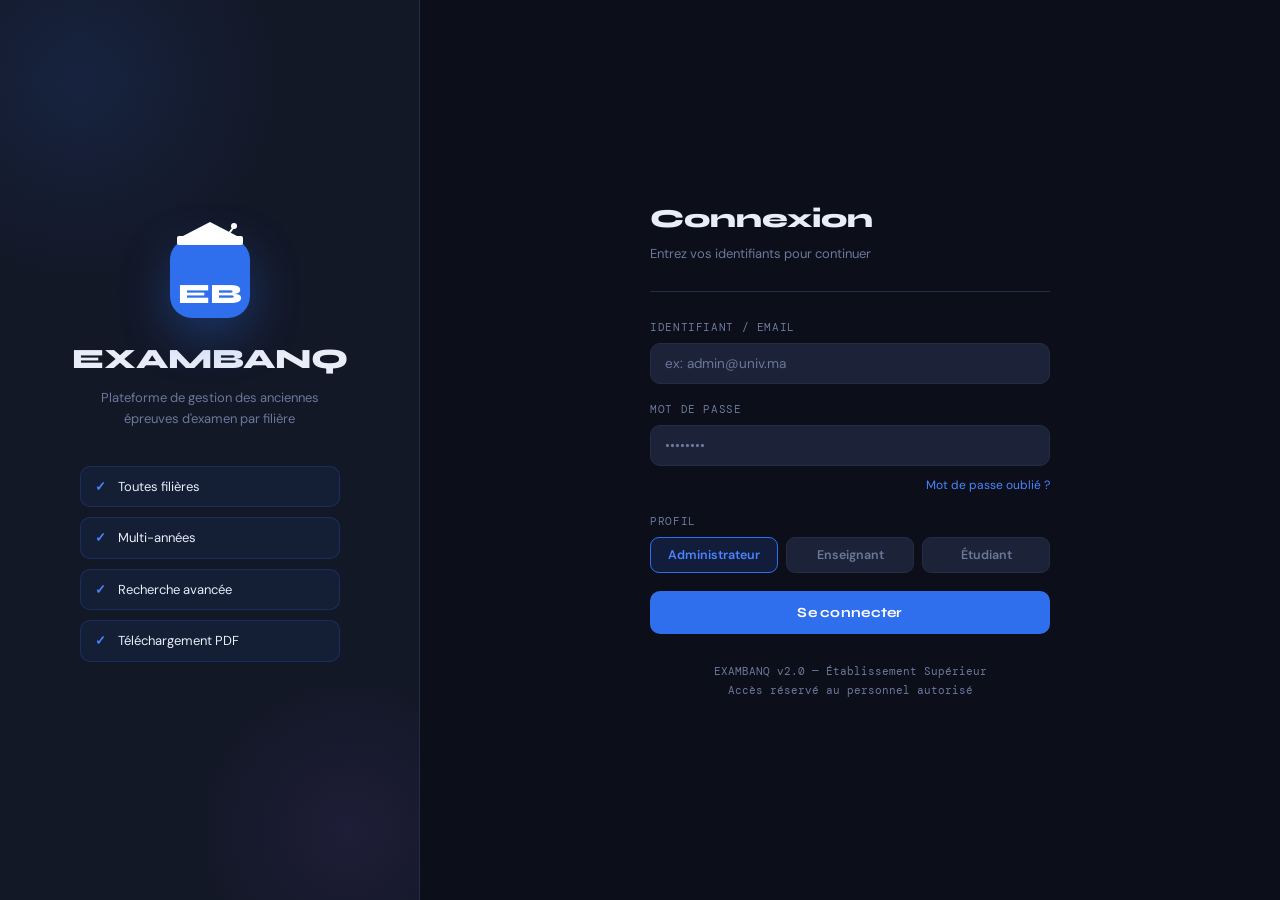
<file: index.html>
<!DOCTYPE html>
<html lang="fr">
<head>
  <meta charset="UTF-8" />
  <meta name="viewport" content="width=device-width, initial-scale=1.0" />
  <title>EXAMBANQ — Connexion</title>
  <link rel="stylesheet" href="style.css" />
  <style>
    /* Styles spécifiques à la page Login */
    body { display: flex; align-items: stretch; min-height: 100vh; overflow: hidden; }

    .login-page { display: flex; width: 100%; height: 100vh; }

    /* Panneau gauche */
    .login-left {
      width: 420px; min-width: 420px;
      background: var(--surface);
      border-right: 1px solid var(--border);
      display: flex; flex-direction: column;
      align-items: center; justify-content: center;
      padding: 48px 40px;
      position: relative;
      overflow: hidden;
    }
    .login-left::before {
      content: '';
      position: absolute; top: -120px; left: -120px;
      width: 400px; height: 400px;
      background: radial-gradient(circle, rgba(47,111,237,.12) 0%, transparent 70%);
      pointer-events: none;
    }
    .login-left::after {
      content: '';
      position: absolute; bottom: -80px; right: -80px;
      width: 300px; height: 300px;
      background: radial-gradient(circle, rgba(168,85,247,.08) 0%, transparent 70%);
      pointer-events: none;
    }

    .brand-logo {
      position: relative;
      width: 80px; height: 80px;
      background: var(--accent);
      border-radius: 22px;
      display: flex; align-items: flex-end; justify-content: center;
      padding-bottom: 10px;
      margin-bottom: 20px;
      box-shadow: 0 16px 48px rgba(47,111,237,.35);
    }
    .brand-eb {
      font-family: var(--font-display);
      font-weight: 800; font-size: 28px; color: var(--white);
      line-height: 1;
    }
    /* Chapeau SVG */
    .brand-hat {
      position: absolute; top: -16px; left: 50%;
      transform: translateX(-50%);
      width: 70px;
    }

    .brand-name {
      font-family: var(--font-display);
      font-size: 28px; font-weight: 800; color: var(--text);
      margin-bottom: 8px;
    }
    .brand-desc {
      font-size: 13px; color: var(--muted);
      text-align: center; max-width: 260px;
      line-height: 1.6; margin-bottom: 36px;
    }
    .features { display: flex; flex-direction: column; gap: 10px; width: 100%; max-width: 260px; }
    .feature-item {
      display: flex; align-items: center; gap: 12px;
      background: rgba(47,111,237,.08);
      border: 1px solid rgba(47,111,237,.2);
      border-radius: 10px;
      padding: 10px 14px;
      font-size: 13px; color: var(--text);
    }
    .feature-check { color: var(--accent-h); font-weight: 700; }

    /* Panneau droit */
    .login-right {
      flex: 1;
      display: flex; align-items: center; justify-content: center;
      padding: 48px;
    }
    .login-form-box {
      width: 100%; max-width: 400px;
    }
    .form-title {
      font-family: var(--font-display);
      font-size: 26px; font-weight: 800; color: var(--text);
      margin-bottom: 6px;
    }
    .form-subtitle { font-size: 13px; color: var(--muted); margin-bottom: 28px; }

    .form-sep { height: 1px; background: var(--border); margin-bottom: 28px; }

    .role-selector { display: flex; gap: 8px; margin-bottom: 6px; }
    .role-btn {
      flex: 1; padding: 9px; border-radius: 9px;
      font-size: 12.5px; font-weight: 600; font-family: var(--font-body);
      border: 1px solid var(--border);
      background: var(--surface2); color: var(--muted);
      cursor: pointer; transition: all .2s;
      text-align: center;
    }
    .role-btn.active {
      background: rgba(47,111,237,.15);
      border-color: var(--accent); color: var(--accent-h);
    }
    .role-btn:hover:not(.active) { color: var(--text); }

    .forgot-link {
      display: block; text-align: right;
      font-size: 12px; color: var(--accent-h); margin-top: -8px;
      margin-bottom: 20px;
    }
    .forgot-link:hover { text-decoration: underline; }

    .login-btn {
      width: 100%; padding: 13px;
      background: var(--accent); color: var(--white);
      border: none; border-radius: var(--r);
      font-size: 14px; font-weight: 700; font-family: var(--font-display);
      cursor: pointer; transition: all .2s;
      letter-spacing: .02em;
    }
    .login-btn:hover { background: var(--accent-h); transform: translateY(-2px); box-shadow: 0 8px 24px rgba(47,111,237,.4); }

    .login-footer {
      text-align: center; margin-top: 28px;
      font-size: 11px; color: var(--muted);
      font-family: var(--font-mono); line-height: 1.8;
    }

    /* champ */
    .field-wrap { margin-bottom: 18px; }
    .field-label {
      display: block; font-size: 10.5px;
      font-family: var(--font-mono); color: var(--muted);
      text-transform: uppercase; letter-spacing: .06em;
      margin-bottom: 7px;
    }
    .field-input {
      width: 100%; padding: 11px 14px;
      background: var(--surface2); border: 1px solid var(--border);
      border-radius: var(--r); color: var(--text);
      font-size: 13.5px; outline: none; transition: border-color .2s;
    }
    .field-input:focus { border-color: var(--accent); }
    .field-input::placeholder { color: var(--muted); }

    @media (max-width: 768px) {
      .login-left { display: none; }
    }
  </style>
</head>
<body>
<div class="login-page">

  <!-- ── Panneau gauche ── -->
  <div class="login-left">
    <div class="brand-logo">
      <!-- Chapeau de diplôme SVG -->
      <svg class="brand-hat" viewBox="0 0 70 28" fill="none" xmlns="http://www.w3.org/2000/svg">
        <!-- Bord du chapeau -->
        <rect x="2" y="14" width="66" height="9" rx="2" fill="white"/>
        <!-- Dessus losange -->
        <polygon points="35,0 62,14 35,22 8,14" fill="white"/>
        <!-- Pompon ligne -->
        <line x1="52" y1="14" x2="58" y2="6" stroke="white" stroke-width="2"/>
        <circle cx="59" cy="4" r="3" fill="white"/>
      </svg>
      <span class="brand-eb">EB</span>
    </div>

    <div class="brand-name">EXAMBANQ</div>
    <div class="brand-desc">Plateforme de gestion des anciennes épreuves d'examen par filière</div>

    <div class="features">
      <div class="feature-item"><span class="feature-check">✓</span> Toutes filières</div>
      <div class="feature-item"><span class="feature-check">✓</span> Multi-années</div>
      <div class="feature-item"><span class="feature-check">✓</span> Recherche avancée</div>
      <div class="feature-item"><span class="feature-check">✓</span> Téléchargement PDF</div>
    </div>
  </div>

  <!-- ── Panneau droit (formulaire) ── -->
  <div class="login-right">
    <div class="login-form-box">
      <div class="form-title">Connexion</div>
      <div class="form-subtitle">Entrez vos identifiants pour continuer</div>
      <div class="form-sep"></div>

      <div class="field-wrap">
        <label class="field-label">Identifiant / Email</label>
        <input class="field-input" type="email" placeholder="ex: admin@univ.ma" />
      </div>

      <div class="field-wrap">
        <label class="field-label">Mot de passe</label>
        <input class="field-input" type="password" placeholder="••••••••" />
      </div>

      <a href="#" class="forgot-link">Mot de passe oublié ?</a>

      <div class="field-wrap">
        <label class="field-label">Profil</label>
        <div class="role-selector">
          <button class="role-btn active" onclick="setRole(this)">Administrateur</button>
          <button class="role-btn" onclick="setRole(this)">Enseignant</button>
          <button class="role-btn" onclick="setRole(this)">Étudiant</button>
        </div>
      </div>

      <button class="login-btn" onclick="window.location.href='dashboard.html'">
        Se connecter
      </button>

      <div class="login-footer">
        EXAMBANQ v2.0 — Établissement Supérieur<br>
        Accès réservé au personnel autorisé
      </div>
    </div>
  </div>

</div>

<script>
  function setRole(btn) {
    document.querySelectorAll('.role-btn').forEach(b => b.classList.remove('active'));
    btn.classList.add('active');
  }
</script>
</body>
</html>
</file>
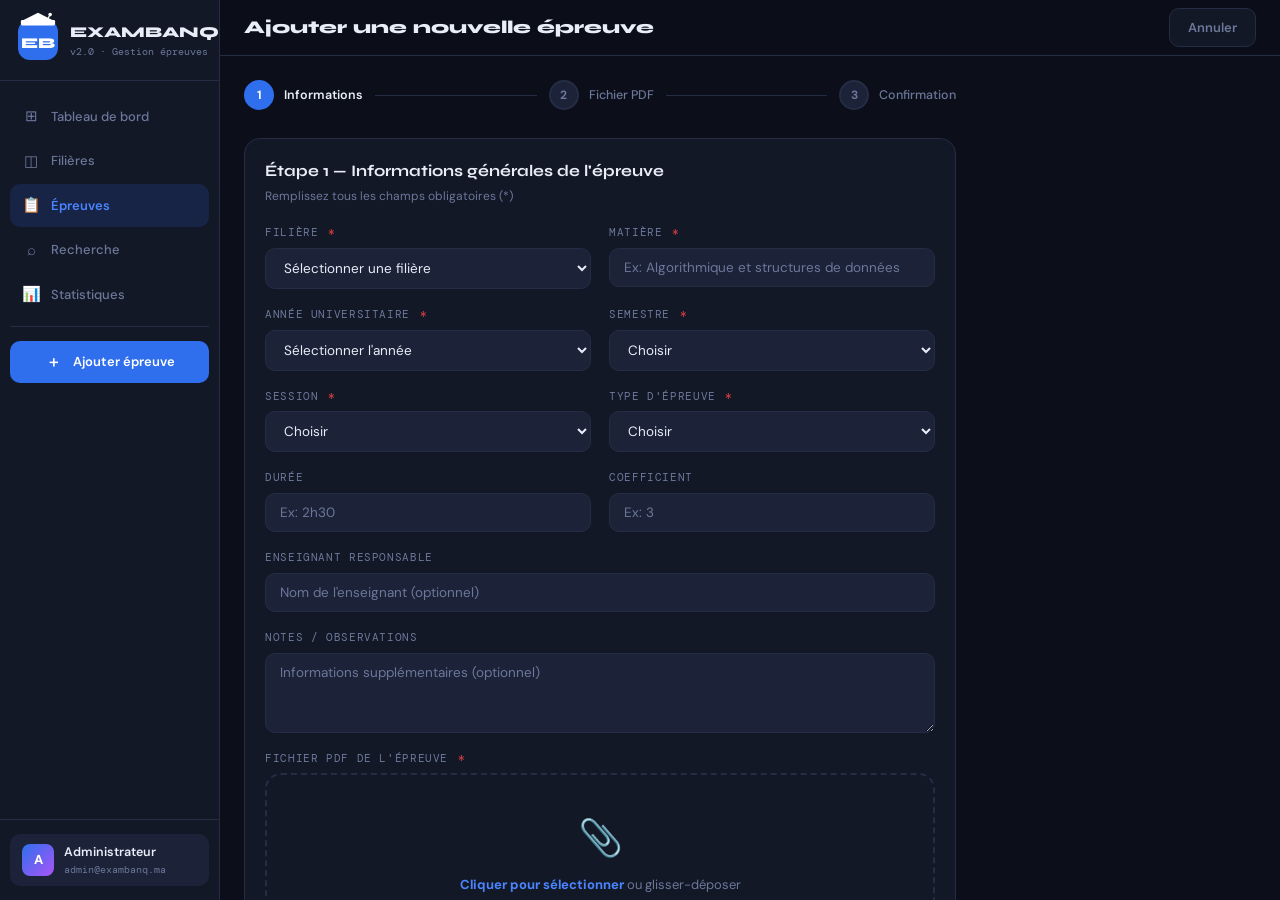
<file: ajout.html>
<!DOCTYPE html>
<html lang="fr">
<head>
  <meta charset="UTF-8"/>
  <meta name="viewport" content="width=device-width, initial-scale=1.0"/>
  <title>EXAMBANQ — Ajouter une épreuve</title>
  <link rel="stylesheet" href="style.css"/>
</head>
<body>
<div class="app-layout">
  <div id="sidebar-placeholder"></div>

  <div class="main-content">
    <div class="topbar">
      <div class="topbar-left">
        <div class="page-title">Ajouter une nouvelle épreuve</div>
      </div>
      <div class="topbar-right">
        <a href="epreuves.html" class="btn btn-ghost">Annuler</a>
      </div>
    </div>

    <div class="page-body" style="max-width:760px">

      <!-- Stepper -->
      <div class="stepper">
        <div class="step active">
          <div class="step-circle">1</div>
          <div class="step-label">Informations</div>
        </div>
        <div class="step-line"></div>
        <div class="step">
          <div class="step-circle">2</div>
          <div class="step-label">Fichier PDF</div>
        </div>
        <div class="step-line"></div>
        <div class="step">
          <div class="step-circle">3</div>
          <div class="step-label">Confirmation</div>
        </div>
      </div>

      <!-- Formulaire -->
      <div class="card">
        <div style="margin-bottom:20px">
          <div style="font-family:var(--font-display);font-size:16px;font-weight:700;color:var(--text);margin-bottom:4px">
            Étape 1 — Informations générales de l'épreuve
          </div>
          <div style="font-size:12px;color:var(--muted)">Remplissez tous les champs obligatoires (*)</div>
        </div>

        <div class="form-grid">
          <div class="form-group">
            <label class="form-label">Filière <span class="req">*</span></label>
            <select class="form-select">
              <option value="">Sélectionner une filière</option>
              <option>Génie Informatique</option>
              <option>Génie Civil</option>
              <option>Génie Électrique</option>
              <option>Management</option>
              <option>Mathématiques</option>
              <option>Biologie</option>
            </select>
          </div>
          <div class="form-group">
            <label class="form-label">Matière <span class="req">*</span></label>
            <input class="form-input" type="text" placeholder="Ex: Algorithmique et structures de données"/>
          </div>
          <div class="form-group">
            <label class="form-label">Année universitaire <span class="req">*</span></label>
            <select class="form-select">
              <option value="">Sélectionner l'année</option>
              <option>2024 / 2025</option>
              <option>2023 / 2024</option>
              <option>2022 / 2023</option>
              <option>2021 / 2022</option>
              <option>2020 / 2021</option>
            </select>
          </div>
          <div class="form-group">
            <label class="form-label">Semestre <span class="req">*</span></label>
            <select class="form-select">
              <option value="">Choisir</option>
              <option>S1</option><option>S2</option><option>S3</option>
              <option>S4</option><option>S5</option><option>S6</option>
            </select>
          </div>
          <div class="form-group">
            <label class="form-label">Session <span class="req">*</span></label>
            <select class="form-select">
              <option value="">Choisir</option>
              <option>Principale</option>
              <option>Rattrapage</option>
            </select>
          </div>
          <div class="form-group">
            <label class="form-label">Type d'épreuve <span class="req">*</span></label>
            <select class="form-select">
              <option value="">Choisir</option>
              <option>Examen Final</option>
              <option>Partiel</option>
              <option>TP</option>
              <option>TD</option>
            </select>
          </div>
          <div class="form-group">
            <label class="form-label">Durée</label>
            <input class="form-input" type="text" placeholder="Ex: 2h30"/>
          </div>
          <div class="form-group">
            <label class="form-label">Coefficient</label>
            <input class="form-input" type="number" placeholder="Ex: 3"/>
          </div>
          <div class="form-group full">
            <label class="form-label">Enseignant responsable</label>
            <input class="form-input" type="text" placeholder="Nom de l'enseignant (optionnel)"/>
          </div>
          <div class="form-group full">
            <label class="form-label">Notes / Observations</label>
            <textarea class="form-input form-textarea" placeholder="Informations supplémentaires (optionnel)"></textarea>
          </div>

          <!-- Upload -->
          <div class="form-group full">
            <label class="form-label">Fichier PDF de l'épreuve <span class="req">*</span></label>
            <div class="upload-zone" id="uploadZone" onclick="document.getElementById('fileInput').click()">
              <div class="upload-icon">📎</div>
              <div class="upload-text">
                <strong>Cliquer pour sélectionner</strong> ou glisser-déposer
              </div>
              <div class="upload-note">Format PDF uniquement &nbsp;·&nbsp; Taille max : 20 Mo</div>
              <input type="file" id="fileInput" accept=".pdf" style="display:none" onchange="showFile(this)"/>
            </div>
            <div id="filePreview" style="display:none;margin-top:10px;padding:12px 16px;background:var(--surface2);border-radius:var(--r);border:1px solid var(--border);display:flex;align-items:center;gap:12px">
              <span style="font-size:20px">📄</span>
              <div>
                <div style="font-size:13px;font-weight:600;color:var(--text)" id="fileName">fichier.pdf</div>
                <div style="font-size:11px;color:var(--muted)" id="fileSize">0 Ko</div>
              </div>
              <button onclick="clearFile()" style="margin-left:auto;background:none;border:none;color:var(--red);font-size:16px;cursor:pointer">✕</button>
            </div>
          </div>
        </div>

        <!-- Boutons -->
        <div style="display:flex;gap:10px;justify-content:flex-end;margin-top:24px;padding-top:20px;border-top:1px solid var(--border)">
          <a href="epreuves.html" class="btn btn-ghost">Annuler</a>
          <button class="btn btn-primary" onclick="nextStep()">Suivant →</button>
        </div>
      </div>

    </div>
  </div>
</div>

<script src="sidebar.js"></script>
<script>
  buildSidebar('epreuves');

  function showFile(input) {
    const file = input.files[0];
    if (!file) return;
    document.getElementById('uploadZone').style.borderColor = 'var(--green)';
    document.getElementById('filePreview').style.display = 'flex';
    document.getElementById('fileName').textContent = file.name;
    document.getElementById('fileSize').textContent = (file.size / 1024).toFixed(1) + ' Ko';
  }

  function clearFile() {
    document.getElementById('fileInput').value = '';
    document.getElementById('filePreview').style.display = 'none';
    document.getElementById('uploadZone').style.borderColor = '';
  }

  // Drag & drop
  const zone = document.getElementById('uploadZone');
  zone.addEventListener('dragover', e => { e.preventDefault(); zone.style.borderColor = 'var(--accent)'; });
  zone.addEventListener('dragleave', () => zone.style.borderColor = '');
  zone.addEventListener('drop', e => {
    e.preventDefault();
    const dt = e.dataTransfer;
    if (dt.files.length) {
      document.getElementById('fileInput').files = dt.files;
      showFile(document.getElementById('fileInput'));
    }
  });

  function nextStep() {
    alert('✅ Épreuve enregistrée avec succès !');
    window.location.href = 'epreuves.html';
  }
</script>
</body>
</html>
</file>
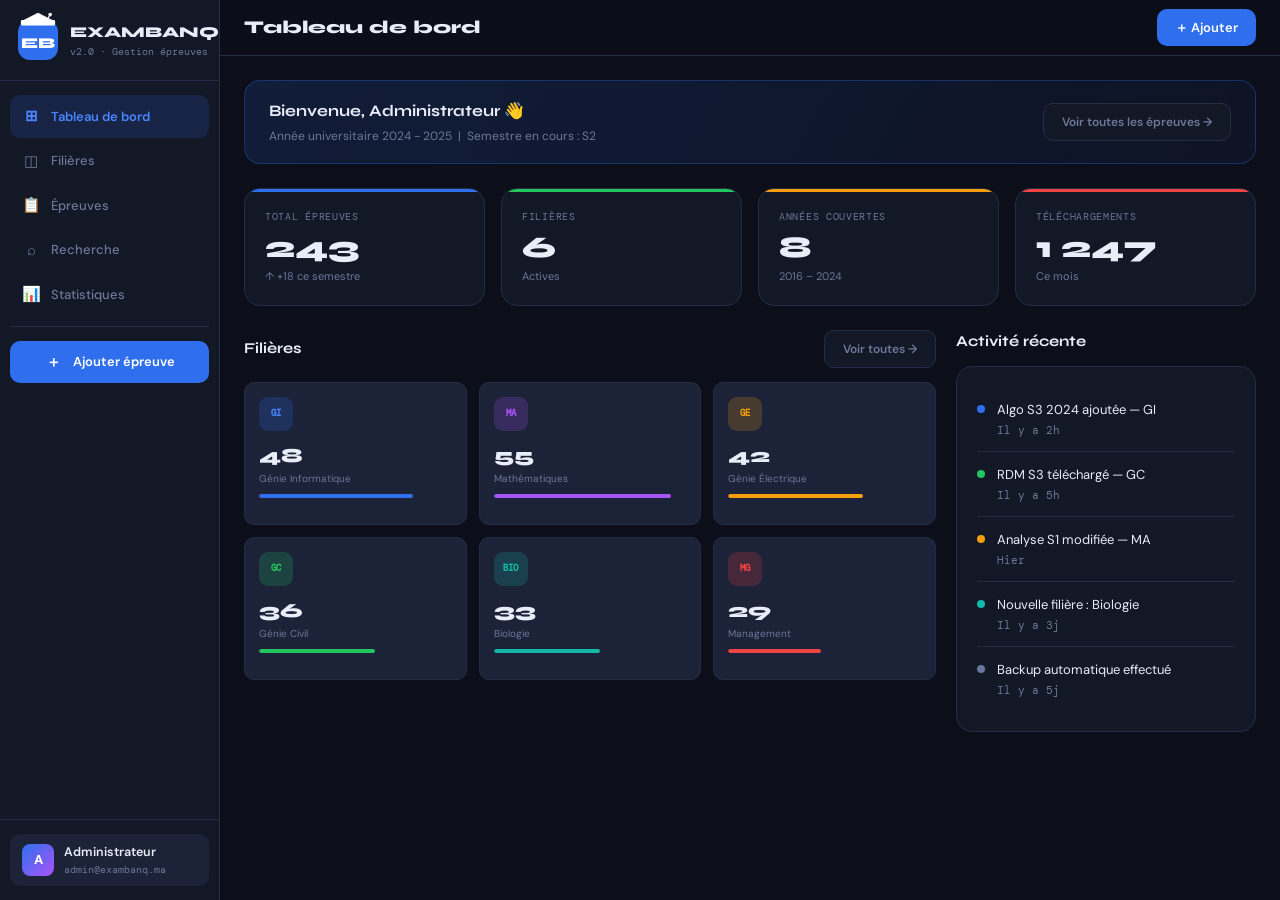
<file: dashboard.html>
<!DOCTYPE html>
<html lang="fr">
<head>
  <meta charset="UTF-8" />
  <meta name="viewport" content="width=device-width, initial-scale=1.0"/>
  <title>EXAMBANQ — Tableau de bord</title>
  <link rel="stylesheet" href="style.css"/>
</head>
<body>
<div class="app-layout">
  <div id="sidebar-placeholder"></div>

  <div class="main-content">
    <!-- Topbar -->
    <div class="topbar">
      <div class="topbar-left">
        <div class="page-title">Tableau de bord</div>
      </div>
      <div class="topbar-right">
        <a href="ajout.html" class="btn btn-primary">＋ Ajouter</a>
      </div>
    </div>

    <!-- Corps -->
    <div class="page-body">

      <!-- Bannière bienvenue -->
      <div class="welcome-banner">
        <div>
          <div class="welcome-title">Bienvenue, Administrateur 👋</div>
          <div class="welcome-sub">Année universitaire 2024 - 2025 &nbsp;|&nbsp; Semestre en cours : S2</div>
        </div>
        <a href="epreuves.html" class="btn btn-ghost" style="font-size:12px;">Voir toutes les épreuves →</a>
      </div>

      <!-- Stats -->
      <div class="stats-row">
        <div class="stat-card blue">
          <div class="stat-label">Total épreuves</div>
          <div class="stat-value">243</div>
          <div class="stat-sub">↑ +18 ce semestre</div>
        </div>
        <div class="stat-card green">
          <div class="stat-label">Filières</div>
          <div class="stat-value">6</div>
          <div class="stat-sub">Actives</div>
        </div>
        <div class="stat-card gold">
          <div class="stat-label">Années couvertes</div>
          <div class="stat-value">8</div>
          <div class="stat-sub">2016 – 2024</div>
        </div>
        <div class="stat-card red">
          <div class="stat-label">Téléchargements</div>
          <div class="stat-value">1 247</div>
          <div class="stat-sub">Ce mois</div>
        </div>
      </div>

      <!-- Dashboard grid -->
      <div class="dashboard-grid">
        <!-- Gauche : filières + épreuves récentes -->
        <div>
          <div class="section-header">
            <div class="section-title">Filières</div>
            <a href="filieres.html" class="btn btn-ghost" style="font-size:12px;">Voir toutes →</a>
          </div>
          <div class="dashboard-filieres-grid">
            <!-- GI -->
            <a href="epreuves.html?filiere=GI" class="mini-filiere-card">
              <div class="mini-icon" style="background:rgba(47,111,237,.2);color:#4A85FF">GI</div>
              <div class="mini-count">48</div>
              <div class="mini-lbl">Génie Informatique</div>
              <div class="progress-bar" style="margin-top:8px">
                <div class="progress-fill" style="width:80%;background:#2F6FED"></div>
              </div>
            </a>
            <!-- MA -->
            <a href="epreuves.html?filiere=MA" class="mini-filiere-card">
              <div class="mini-icon" style="background:rgba(168,85,247,.2);color:#A855F7">MA</div>
              <div class="mini-count">55</div>
              <div class="mini-lbl">Mathématiques</div>
              <div class="progress-bar" style="margin-top:8px">
                <div class="progress-fill" style="width:92%;background:#A855F7"></div>
              </div>
            </a>
            <!-- GE -->
            <a href="epreuves.html?filiere=GE" class="mini-filiere-card">
              <div class="mini-icon" style="background:rgba(245,158,11,.2);color:#F59E0B">GE</div>
              <div class="mini-count">42</div>
              <div class="mini-lbl">Génie Électrique</div>
              <div class="progress-bar" style="margin-top:8px">
                <div class="progress-fill" style="width:70%;background:#F59E0B"></div>
              </div>
            </a>
            <!-- GC -->
            <a href="epreuves.html?filiere=GC" class="mini-filiere-card">
              <div class="mini-icon" style="background:rgba(34,197,94,.2);color:#22C55E">GC</div>
              <div class="mini-count">36</div>
              <div class="mini-lbl">Génie Civil</div>
              <div class="progress-bar" style="margin-top:8px">
                <div class="progress-fill" style="width:60%;background:#22C55E"></div>
              </div>
            </a>
            <!-- BIO -->
            <a href="epreuves.html?filiere=BIO" class="mini-filiere-card">
              <div class="mini-icon" style="background:rgba(20,184,166,.2);color:#14B8A6">BIO</div>
              <div class="mini-count">33</div>
              <div class="mini-lbl">Biologie</div>
              <div class="progress-bar" style="margin-top:8px">
                <div class="progress-fill" style="width:55%;background:#14B8A6"></div>
              </div>
            </a>
            <!-- MG -->
            <a href="epreuves.html?filiere=MG" class="mini-filiere-card">
              <div class="mini-icon" style="background:rgba(239,68,68,.2);color:#EF4444">MG</div>
              <div class="mini-count">29</div>
              <div class="mini-lbl">Management</div>
              <div class="progress-bar" style="margin-top:8px">
                <div class="progress-fill" style="width:48%;background:#EF4444"></div>
              </div>
            </a>
          </div>
        </div>

        <!-- Droite : activité récente -->
        <div>
          <div class="section-header">
            <div class="section-title">Activité récente</div>
          </div>
          <div class="card">
            <div class="activity-list">
              <div class="activity-item">
                <div class="activity-dot" style="background:#2F6FED"></div>
                <div>
                  <div class="activity-text">Algo S3 2024 ajoutée — GI</div>
                  <div class="activity-time">Il y a 2h</div>
                </div>
              </div>
              <div class="activity-item">
                <div class="activity-dot" style="background:#22C55E"></div>
                <div>
                  <div class="activity-text">RDM S3 téléchargé — GC</div>
                  <div class="activity-time">Il y a 5h</div>
                </div>
              </div>
              <div class="activity-item">
                <div class="activity-dot" style="background:#F59E0B"></div>
                <div>
                  <div class="activity-text">Analyse S1 modifiée — MA</div>
                  <div class="activity-time">Hier</div>
                </div>
              </div>
              <div class="activity-item">
                <div class="activity-dot" style="background:#14B8A6"></div>
                <div>
                  <div class="activity-text">Nouvelle filière : Biologie</div>
                  <div class="activity-time">Il y a 3j</div>
                </div>
              </div>
              <div class="activity-item">
                <div class="activity-dot" style="background:#6B7899"></div>
                <div>
                  <div class="activity-text">Backup automatique effectué</div>
                  <div class="activity-time">Il y a 5j</div>
                </div>
              </div>
            </div>
          </div>
        </div>
      </div>

    </div><!-- /page-body -->
  </div><!-- /main-content -->
</div><!-- /app-layout -->

<script src="sidebar.js"></script>
<script>buildSidebar('dashboard');</script>
</body>
</html>
</file>
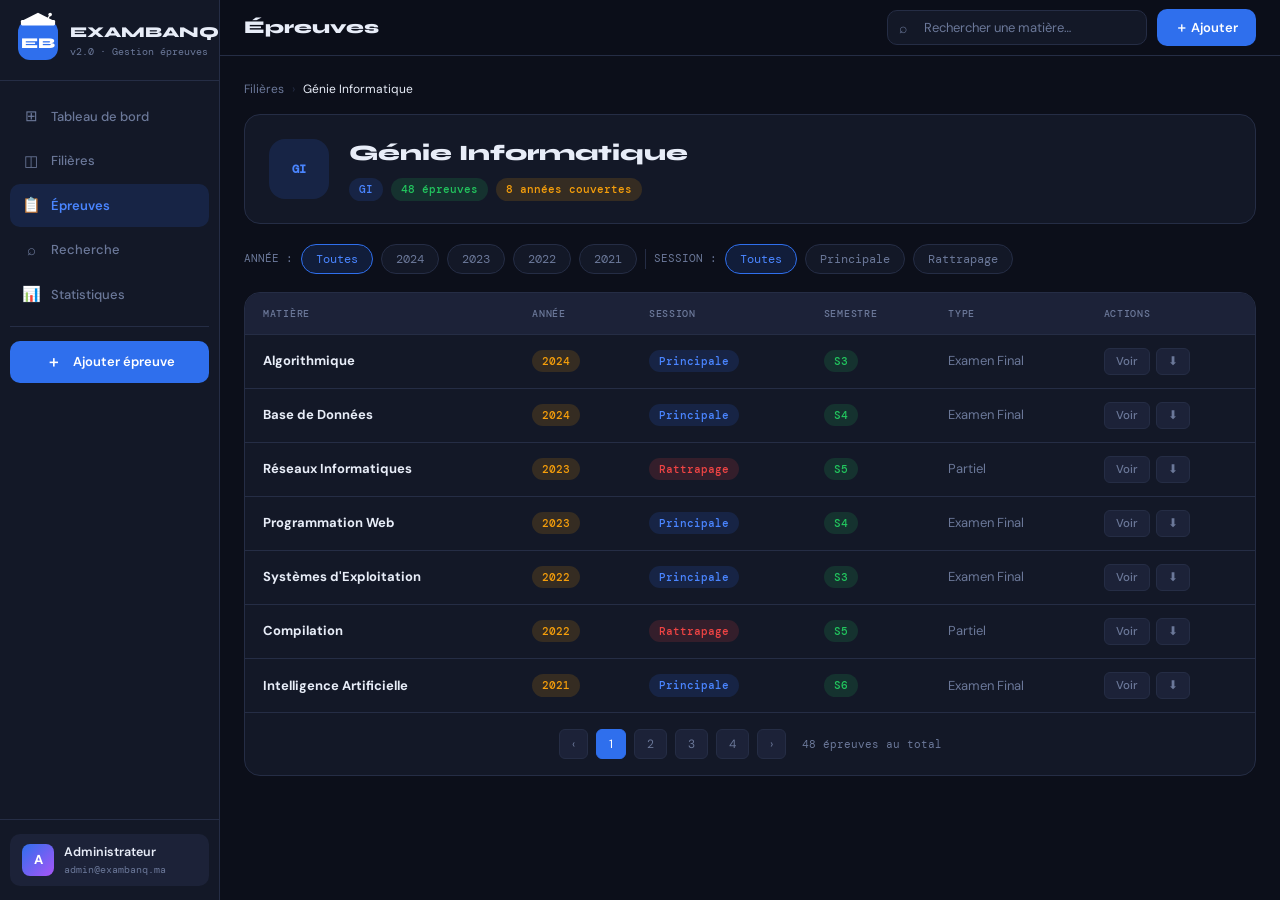
<file: epreuves.html>
<!DOCTYPE html>
<html lang="fr">
<head>
  <meta charset="UTF-8"/>
  <meta name="viewport" content="width=device-width, initial-scale=1.0"/>
  <title>EXAMBANQ — Épreuves</title>
  <link rel="stylesheet" href="style.css"/>
</head>
<body>
<div class="app-layout">
  <div id="sidebar-placeholder"></div>

  <div class="main-content">
    <div class="topbar">
      <div class="topbar-left">
        <div class="page-title" id="topbar-title">Épreuves</div>
      </div>
      <div class="topbar-right">
        <div class="search-wrap">
          <span class="search-icon">⌕</span>
          <input class="search-input" type="text" placeholder="Rechercher une matière…" id="searchInput" oninput="filterTable()"/>
        </div>
        <a href="ajout.html" class="btn btn-primary">＋ Ajouter</a>
      </div>
    </div>

    <div class="page-body">

      <!-- Breadcrumb -->
      <div class="breadcrumb">
        <a href="filieres.html">Filières</a>
        <span>›</span>
        <span id="breadcrumb-current" style="color:var(--text)">Génie Informatique</span>
      </div>

      <!-- Detail header filière -->
      <div class="detail-header" id="filiere-header">
        <div class="detail-icon" style="background:rgba(47,111,237,.15);color:#4A85FF" id="filiere-icon">GI</div>
        <div>
          <div class="detail-name" id="filiere-name">Génie Informatique</div>
          <div class="detail-badges">
            <span class="badge badge-blue" id="filiere-code">GI</span>
            <span class="badge badge-green">48 épreuves</span>
            <span class="badge badge-gold">8 années couvertes</span>
          </div>
        </div>
      </div>

      <!-- Filtres -->
      <div class="filters-bar">
        <span class="filter-label">Année :</span>
        <button class="filter-chip active" onclick="setFilter('annee','Toutes',this)">Toutes</button>
        <button class="filter-chip" onclick="setFilter('annee','2024',this)">2024</button>
        <button class="filter-chip" onclick="setFilter('annee','2023',this)">2023</button>
        <button class="filter-chip" onclick="setFilter('annee','2022',this)">2022</button>
        <button class="filter-chip" onclick="setFilter('annee','2021',this)">2021</button>
        <div class="filter-sep"></div>
        <span class="filter-label">Session :</span>
        <button class="filter-chip active" onclick="setFilter('session','Toutes',this)">Toutes</button>
        <button class="filter-chip" onclick="setFilter('session','Principale',this)">Principale</button>
        <button class="filter-chip" onclick="setFilter('session','Rattrapage',this)">Rattrapage</button>
      </div>

      <!-- Tableau -->
      <div class="table-wrap">
        <table>
          <thead>
            <tr>
              <th>Matière</th>
              <th>Année</th>
              <th>Session</th>
              <th>Semestre</th>
              <th>Type</th>
              <th>Actions</th>
            </tr>
          </thead>
          <tbody id="epreuves-tbody">
            <tr data-annee="2024" data-session="Principale">
              <td><strong>Algorithmique</strong></td>
              <td><span class="badge badge-gold">2024</span></td>
              <td><span class="badge badge-blue">Principale</span></td>
              <td><span class="badge badge-green">S3</span></td>
              <td style="color:var(--muted)">Examen Final</td>
              <td class="td-actions">
                <button class="action-btn" onclick="alert('Ouverture de l\'épreuve...')">Voir</button>
                <button class="action-btn" onclick="alert('Téléchargement démarré...')">⬇</button>
              </td>
            </tr>
            <tr data-annee="2024" data-session="Principale">
              <td><strong>Base de Données</strong></td>
              <td><span class="badge badge-gold">2024</span></td>
              <td><span class="badge badge-blue">Principale</span></td>
              <td><span class="badge badge-green">S4</span></td>
              <td style="color:var(--muted)">Examen Final</td>
              <td class="td-actions">
                <button class="action-btn" onclick="alert('Ouverture...')">Voir</button>
                <button class="action-btn">⬇</button>
              </td>
            </tr>
            <tr data-annee="2023" data-session="Rattrapage">
              <td><strong>Réseaux Informatiques</strong></td>
              <td><span class="badge badge-gold">2023</span></td>
              <td><span class="badge badge-red">Rattrapage</span></td>
              <td><span class="badge badge-green">S5</span></td>
              <td style="color:var(--muted)">Partiel</td>
              <td class="td-actions">
                <button class="action-btn">Voir</button>
                <button class="action-btn">⬇</button>
              </td>
            </tr>
            <tr data-annee="2023" data-session="Principale">
              <td><strong>Programmation Web</strong></td>
              <td><span class="badge badge-gold">2023</span></td>
              <td><span class="badge badge-blue">Principale</span></td>
              <td><span class="badge badge-green">S4</span></td>
              <td style="color:var(--muted)">Examen Final</td>
              <td class="td-actions">
                <button class="action-btn">Voir</button>
                <button class="action-btn">⬇</button>
              </td>
            </tr>
            <tr data-annee="2022" data-session="Principale">
              <td><strong>Systèmes d'Exploitation</strong></td>
              <td><span class="badge badge-gold">2022</span></td>
              <td><span class="badge badge-blue">Principale</span></td>
              <td><span class="badge badge-green">S3</span></td>
              <td style="color:var(--muted)">Examen Final</td>
              <td class="td-actions">
                <button class="action-btn">Voir</button>
                <button class="action-btn">⬇</button>
              </td>
            </tr>
            <tr data-annee="2022" data-session="Rattrapage">
              <td><strong>Compilation</strong></td>
              <td><span class="badge badge-gold">2022</span></td>
              <td><span class="badge badge-red">Rattrapage</span></td>
              <td><span class="badge badge-green">S5</span></td>
              <td style="color:var(--muted)">Partiel</td>
              <td class="td-actions">
                <button class="action-btn">Voir</button>
                <button class="action-btn">⬇</button>
              </td>
            </tr>
            <tr data-annee="2021" data-session="Principale">
              <td><strong>Intelligence Artificielle</strong></td>
              <td><span class="badge badge-gold">2021</span></td>
              <td><span class="badge badge-blue">Principale</span></td>
              <td><span class="badge badge-green">S6</span></td>
              <td style="color:var(--muted)">Examen Final</td>
              <td class="td-actions">
                <button class="action-btn">Voir</button>
                <button class="action-btn">⬇</button>
              </td>
            </tr>
          </tbody>
        </table>

        <!-- Pagination -->
        <div class="pagination">
          <button class="page-btn">‹</button>
          <button class="page-btn active">1</button>
          <button class="page-btn">2</button>
          <button class="page-btn">3</button>
          <button class="page-btn">4</button>
          <button class="page-btn">›</button>
          <span style="margin-left:8px;font-family:var(--font-mono);font-size:11px">48 épreuves au total</span>
        </div>
      </div>

    </div>
  </div>
</div>

<script src="sidebar.js"></script>
<script>
  buildSidebar('epreuves');

  // Filtres actifs
  let filters = { annee: 'Toutes', session: 'Toutes' };

  function setFilter(type, value, btn) {
    filters[type] = value;
    // reset chips du même groupe
    btn.closest('.filters-bar').querySelectorAll('.filter-chip').forEach(c => {
      if (c.closest('.filters-bar') === btn.closest('.filters-bar')) {
        // ne reset que les chips du même "groupe"
      }
    });
    // Reset uniquement les chips du même groupe
    const allChips = document.querySelectorAll('.filter-chip');
    allChips.forEach(c => {
      if (c.getAttribute('onclick').includes(`'${type}'`)) {
        c.classList.remove('active');
      }
    });
    btn.classList.add('active');
    filterTable();
  }

  function filterTable() {
    const q = document.getElementById('searchInput').value.toLowerCase();
    const rows = document.querySelectorAll('#epreuves-tbody tr');
    rows.forEach(row => {
      const annee = row.dataset.annee;
      const session = row.dataset.session;
      const text = row.querySelector('strong').textContent.toLowerCase();
      const matchAnnee   = filters.annee   === 'Toutes' || annee   === filters.annee;
      const matchSession = filters.session === 'Toutes' || session === filters.session;
      const matchSearch  = text.includes(q);
      row.style.display = (matchAnnee && matchSession && matchSearch) ? '' : 'none';
    });
  }
</script>
</body>
</html>
</file>
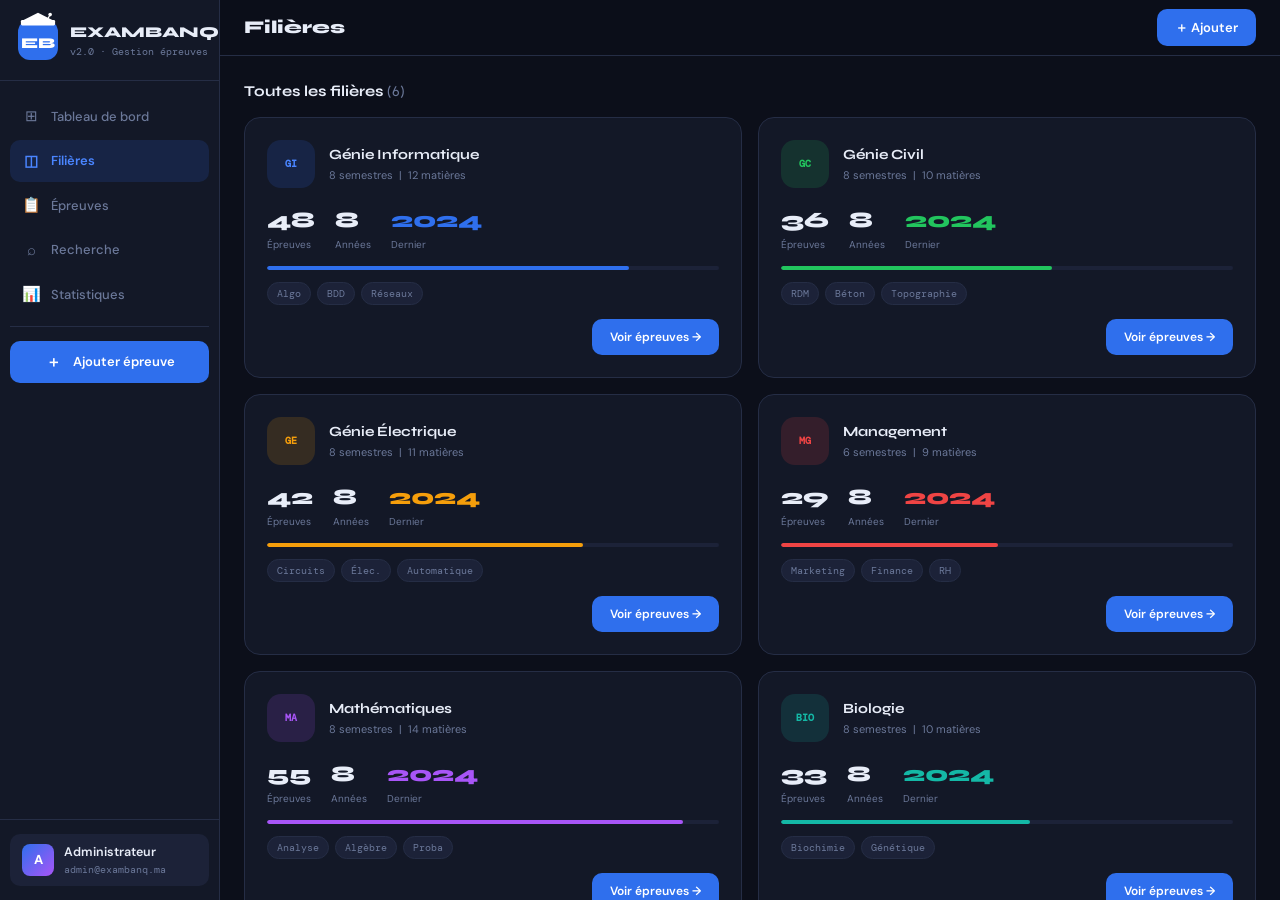
<file: filieres.html>
<!DOCTYPE html>
<html lang="fr">
<head>
  <meta charset="UTF-8"/>
  <meta name="viewport" content="width=device-width, initial-scale=1.0"/>
  <title>EXAMBANQ — Filières</title>
  <link rel="stylesheet" href="style.css"/>
</head>
<body>
<div class="app-layout">
  <div id="sidebar-placeholder"></div>

  <div class="main-content">
    <div class="topbar">
      <div class="topbar-left">
        <div class="page-title">Filières</div>
      </div>
      <div class="topbar-right">
        <a href="ajout.html" class="btn btn-primary">＋ Ajouter</a>
      </div>
    </div>

    <div class="page-body">

      <div class="section-header">
        <div class="section-title">Toutes les filières <span style="color:var(--muted);font-weight:400">(6)</span></div>
      </div>

      <div class="filiere-grid">

        <!-- GI -->
        <div class="filiere-card">
          <div class="filiere-card-header">
            <div class="filiere-icon" style="background:rgba(47,111,237,.15);color:#4A85FF">GI</div>
            <div>
              <div class="filiere-name">Génie Informatique</div>
              <div class="filiere-meta">8 semestres &nbsp;|&nbsp; 12 matières</div>
            </div>
          </div>
          <div class="filiere-stats">
            <div><div class="filiere-stat-val">48</div><div class="filiere-stat-lbl">Épreuves</div></div>
            <div><div class="filiere-stat-val">8</div><div class="filiere-stat-lbl">Années</div></div>
            <div><div class="filiere-stat-val" style="color:#2F6FED">2024</div><div class="filiere-stat-lbl">Dernier</div></div>
          </div>
          <div class="progress-bar"><div class="progress-fill" style="width:80%;background:#2F6FED"></div></div>
          <div class="filiere-pills">
            <span class="filiere-pill">Algo</span>
            <span class="filiere-pill">BDD</span>
            <span class="filiere-pill">Réseaux</span>
          </div>
          <div class="filiere-action">
            <a href="epreuves.html?filiere=GI" class="btn btn-primary" style="font-size:12px">Voir épreuves →</a>
          </div>
        </div>

        <!-- GC -->
        <div class="filiere-card">
          <div class="filiere-card-header">
            <div class="filiere-icon" style="background:rgba(34,197,94,.15);color:#22C55E">GC</div>
            <div>
              <div class="filiere-name">Génie Civil</div>
              <div class="filiere-meta">8 semestres &nbsp;|&nbsp; 10 matières</div>
            </div>
          </div>
          <div class="filiere-stats">
            <div><div class="filiere-stat-val">36</div><div class="filiere-stat-lbl">Épreuves</div></div>
            <div><div class="filiere-stat-val">8</div><div class="filiere-stat-lbl">Années</div></div>
            <div><div class="filiere-stat-val" style="color:#22C55E">2024</div><div class="filiere-stat-lbl">Dernier</div></div>
          </div>
          <div class="progress-bar"><div class="progress-fill" style="width:60%;background:#22C55E"></div></div>
          <div class="filiere-pills">
            <span class="filiere-pill">RDM</span>
            <span class="filiere-pill">Béton</span>
            <span class="filiere-pill">Topographie</span>
          </div>
          <div class="filiere-action">
            <a href="epreuves.html?filiere=GC" class="btn btn-primary" style="font-size:12px">Voir épreuves →</a>
          </div>
        </div>

        <!-- GE -->
        <div class="filiere-card">
          <div class="filiere-card-header">
            <div class="filiere-icon" style="background:rgba(245,158,11,.15);color:#F59E0B">GE</div>
            <div>
              <div class="filiere-name">Génie Électrique</div>
              <div class="filiere-meta">8 semestres &nbsp;|&nbsp; 11 matières</div>
            </div>
          </div>
          <div class="filiere-stats">
            <div><div class="filiere-stat-val">42</div><div class="filiere-stat-lbl">Épreuves</div></div>
            <div><div class="filiere-stat-val">8</div><div class="filiere-stat-lbl">Années</div></div>
            <div><div class="filiere-stat-val" style="color:#F59E0B">2024</div><div class="filiere-stat-lbl">Dernier</div></div>
          </div>
          <div class="progress-bar"><div class="progress-fill" style="width:70%;background:#F59E0B"></div></div>
          <div class="filiere-pills">
            <span class="filiere-pill">Circuits</span>
            <span class="filiere-pill">Élec.</span>
            <span class="filiere-pill">Automatique</span>
          </div>
          <div class="filiere-action">
            <a href="epreuves.html?filiere=GE" class="btn btn-primary" style="font-size:12px">Voir épreuves →</a>
          </div>
        </div>

        <!-- MG -->
        <div class="filiere-card">
          <div class="filiere-card-header">
            <div class="filiere-icon" style="background:rgba(239,68,68,.15);color:#EF4444">MG</div>
            <div>
              <div class="filiere-name">Management</div>
              <div class="filiere-meta">6 semestres &nbsp;|&nbsp; 9 matières</div>
            </div>
          </div>
          <div class="filiere-stats">
            <div><div class="filiere-stat-val">29</div><div class="filiere-stat-lbl">Épreuves</div></div>
            <div><div class="filiere-stat-val">8</div><div class="filiere-stat-lbl">Années</div></div>
            <div><div class="filiere-stat-val" style="color:#EF4444">2024</div><div class="filiere-stat-lbl">Dernier</div></div>
          </div>
          <div class="progress-bar"><div class="progress-fill" style="width:48%;background:#EF4444"></div></div>
          <div class="filiere-pills">
            <span class="filiere-pill">Marketing</span>
            <span class="filiere-pill">Finance</span>
            <span class="filiere-pill">RH</span>
          </div>
          <div class="filiere-action">
            <a href="epreuves.html?filiere=MG" class="btn btn-primary" style="font-size:12px">Voir épreuves →</a>
          </div>
        </div>

        <!-- MA -->
        <div class="filiere-card">
          <div class="filiere-card-header">
            <div class="filiere-icon" style="background:rgba(168,85,247,.15);color:#A855F7">MA</div>
            <div>
              <div class="filiere-name">Mathématiques</div>
              <div class="filiere-meta">8 semestres &nbsp;|&nbsp; 14 matières</div>
            </div>
          </div>
          <div class="filiere-stats">
            <div><div class="filiere-stat-val">55</div><div class="filiere-stat-lbl">Épreuves</div></div>
            <div><div class="filiere-stat-val">8</div><div class="filiere-stat-lbl">Années</div></div>
            <div><div class="filiere-stat-val" style="color:#A855F7">2024</div><div class="filiere-stat-lbl">Dernier</div></div>
          </div>
          <div class="progress-bar"><div class="progress-fill" style="width:92%;background:#A855F7"></div></div>
          <div class="filiere-pills">
            <span class="filiere-pill">Analyse</span>
            <span class="filiere-pill">Algèbre</span>
            <span class="filiere-pill">Proba</span>
          </div>
          <div class="filiere-action">
            <a href="epreuves.html?filiere=MA" class="btn btn-primary" style="font-size:12px">Voir épreuves →</a>
          </div>
        </div>

        <!-- BIO -->
        <div class="filiere-card">
          <div class="filiere-card-header">
            <div class="filiere-icon" style="background:rgba(20,184,166,.15);color:#14B8A6">BIO</div>
            <div>
              <div class="filiere-name">Biologie</div>
              <div class="filiere-meta">8 semestres &nbsp;|&nbsp; 10 matières</div>
            </div>
          </div>
          <div class="filiere-stats">
            <div><div class="filiere-stat-val">33</div><div class="filiere-stat-lbl">Épreuves</div></div>
            <div><div class="filiere-stat-val">8</div><div class="filiere-stat-lbl">Années</div></div>
            <div><div class="filiere-stat-val" style="color:#14B8A6">2024</div><div class="filiere-stat-lbl">Dernier</div></div>
          </div>
          <div class="progress-bar"><div class="progress-fill" style="width:55%;background:#14B8A6"></div></div>
          <div class="filiere-pills">
            <span class="filiere-pill">Biochimie</span>
            <span class="filiere-pill">Génétique</span>
          </div>
          <div class="filiere-action">
            <a href="epreuves.html?filiere=BIO" class="btn btn-primary" style="font-size:12px">Voir épreuves →</a>
          </div>
        </div>

      </div>
    </div>
  </div>
</div>
<script src="sidebar.js"></script>
<script>buildSidebar('filieres');</script>
</body>
</html>
</file>
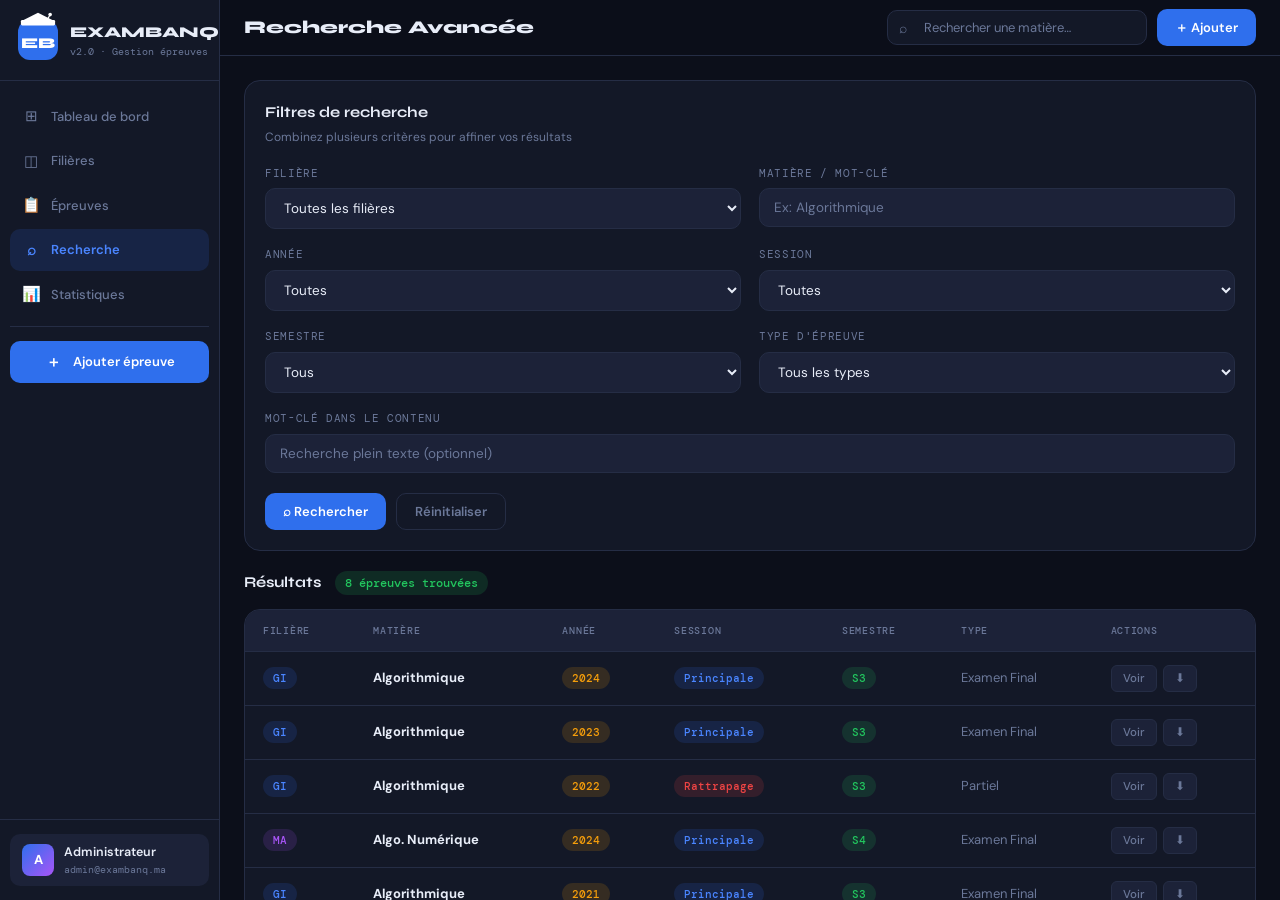
<file: recherche.html>
<!DOCTYPE html>
<html lang="fr">
<head>
  <meta charset="UTF-8"/>
  <meta name="viewport" content="width=device-width, initial-scale=1.0"/>
  <title>EXAMBANQ — Recherche avancée</title>
  <link rel="stylesheet" href="style.css"/>
</head>
<body>
<div class="app-layout">
  <div id="sidebar-placeholder"></div>

  <div class="main-content">
    <div class="topbar">
      <div class="topbar-left">
        <div class="page-title">Recherche Avancée</div>
      </div>
      <div class="topbar-right">
        <div class="search-wrap">
          <span class="search-icon">⌕</span>
          <input class="search-input" type="text" placeholder="Rechercher une matière…" id="quickSearch"/>
        </div>
        <a href="ajout.html" class="btn btn-primary">＋ Ajouter</a>
      </div>
    </div>

    <div class="page-body">

      <!-- Formulaire de recherche -->
      <div class="card" style="margin-bottom:20px">
        <div style="font-family:var(--font-display);font-size:15px;font-weight:700;color:var(--text);margin-bottom:4px">
          Filtres de recherche
        </div>
        <div style="font-size:12px;color:var(--muted);margin-bottom:20px">
          Combinez plusieurs critères pour affiner vos résultats
        </div>

        <div class="form-grid">
          <div class="form-group">
            <label class="form-label">Filière</label>
            <select class="form-select" id="f-filiere">
              <option value="">Toutes les filières</option>
              <option>Génie Informatique</option>
              <option>Génie Civil</option>
              <option>Génie Électrique</option>
              <option>Management</option>
              <option>Mathématiques</option>
              <option>Biologie</option>
            </select>
          </div>
          <div class="form-group">
            <label class="form-label">Matière / Mot-clé</label>
            <input class="form-input" type="text" placeholder="Ex: Algorithmique" id="f-matiere"/>
          </div>
          <div class="form-group">
            <label class="form-label">Année</label>
            <select class="form-select" id="f-annee">
              <option value="">Toutes</option>
              <option>2024</option><option>2023</option>
              <option>2022</option><option>2021</option><option>2020</option>
            </select>
          </div>
          <div class="form-group">
            <label class="form-label">Session</label>
            <select class="form-select" id="f-session">
              <option value="">Toutes</option>
              <option>Principale</option>
              <option>Rattrapage</option>
            </select>
          </div>
          <div class="form-group">
            <label class="form-label">Semestre</label>
            <select class="form-select" id="f-semestre">
              <option value="">Tous</option>
              <option>S1</option><option>S2</option><option>S3</option>
              <option>S4</option><option>S5</option><option>S6</option>
            </select>
          </div>
          <div class="form-group">
            <label class="form-label">Type d'épreuve</label>
            <select class="form-select" id="f-type">
              <option value="">Tous les types</option>
              <option>Examen Final</option>
              <option>Partiel</option>
              <option>TP</option>
            </select>
          </div>
          <div class="form-group full">
            <label class="form-label">Mot-clé dans le contenu</label>
            <input class="form-input" type="text" placeholder="Recherche plein texte (optionnel)" id="f-keyword"/>
          </div>
        </div>

        <div style="display:flex;gap:10px;margin-top:20px">
          <button class="btn btn-primary" onclick="doSearch()">⌕ Rechercher</button>
          <button class="btn btn-ghost" onclick="resetForm()">Réinitialiser</button>
        </div>
      </div>

      <!-- Résultats -->
      <div class="section-header">
        <div class="section-title">
          Résultats
          <span id="result-count" class="badge badge-green" style="margin-left:10px;font-size:12px">8 épreuves trouvées</span>
        </div>
      </div>

      <div class="table-wrap">
        <table>
          <thead>
            <tr>
              <th>Filière</th>
              <th>Matière</th>
              <th>Année</th>
              <th>Session</th>
              <th>Semestre</th>
              <th>Type</th>
              <th>Actions</th>
            </tr>
          </thead>
          <tbody id="results-tbody">
            <tr>
              <td><span class="badge badge-blue">GI</span></td>
              <td><strong>Algorithmique</strong></td>
              <td><span class="badge badge-gold">2024</span></td>
              <td><span class="badge badge-blue">Principale</span></td>
              <td><span class="badge badge-green">S3</span></td>
              <td style="color:var(--muted)">Examen Final</td>
              <td class="td-actions">
                <button class="action-btn">Voir</button>
                <button class="action-btn">⬇</button>
              </td>
            </tr>
            <tr>
              <td><span class="badge badge-blue">GI</span></td>
              <td><strong>Algorithmique</strong></td>
              <td><span class="badge badge-gold">2023</span></td>
              <td><span class="badge badge-blue">Principale</span></td>
              <td><span class="badge badge-green">S3</span></td>
              <td style="color:var(--muted)">Examen Final</td>
              <td class="td-actions">
                <button class="action-btn">Voir</button>
                <button class="action-btn">⬇</button>
              </td>
            </tr>
            <tr>
              <td><span class="badge badge-blue">GI</span></td>
              <td><strong>Algorithmique</strong></td>
              <td><span class="badge badge-gold">2022</span></td>
              <td><span class="badge badge-red">Rattrapage</span></td>
              <td><span class="badge badge-green">S3</span></td>
              <td style="color:var(--muted)">Partiel</td>
              <td class="td-actions">
                <button class="action-btn">Voir</button>
                <button class="action-btn">⬇</button>
              </td>
            </tr>
            <tr>
              <td><span class="badge badge-purple">MA</span></td>
              <td><strong>Algo. Numérique</strong></td>
              <td><span class="badge badge-gold">2024</span></td>
              <td><span class="badge badge-blue">Principale</span></td>
              <td><span class="badge badge-green">S4</span></td>
              <td style="color:var(--muted)">Examen Final</td>
              <td class="td-actions">
                <button class="action-btn">Voir</button>
                <button class="action-btn">⬇</button>
              </td>
            </tr>
            <tr>
              <td><span class="badge badge-blue">GI</span></td>
              <td><strong>Algorithmique</strong></td>
              <td><span class="badge badge-gold">2021</span></td>
              <td><span class="badge badge-blue">Principale</span></td>
              <td><span class="badge badge-green">S3</span></td>
              <td style="color:var(--muted)">Examen Final</td>
              <td class="td-actions">
                <button class="action-btn">Voir</button>
                <button class="action-btn">⬇</button>
              </td>
            </tr>
            <tr>
              <td><span class="badge badge-blue">GI</span></td>
              <td><strong>Algo. Avancée</strong></td>
              <td><span class="badge badge-gold">2023</span></td>
              <td><span class="badge badge-red">Rattrapage</span></td>
              <td><span class="badge badge-green">S5</span></td>
              <td style="color:var(--muted)">Partiel</td>
              <td class="td-actions">
                <button class="action-btn">Voir</button>
                <button class="action-btn">⬇</button>
              </td>
            </tr>
          </tbody>
        </table>
      </div>

    </div>
  </div>
</div>

<script src="sidebar.js"></script>
<script>
  buildSidebar('recherche');

  function doSearch() {
    const count = document.querySelectorAll('#results-tbody tr').length;
    document.getElementById('result-count').textContent = count + ' épreuves trouvées';
  }

  function resetForm() {
    ['f-filiere','f-annee','f-session','f-semestre','f-type'].forEach(id => {
      document.getElementById(id).value = '';
    });
    document.getElementById('f-matiere').value = '';
    document.getElementById('f-keyword').value = '';
  }
</script>
</body>
</html>
</file>
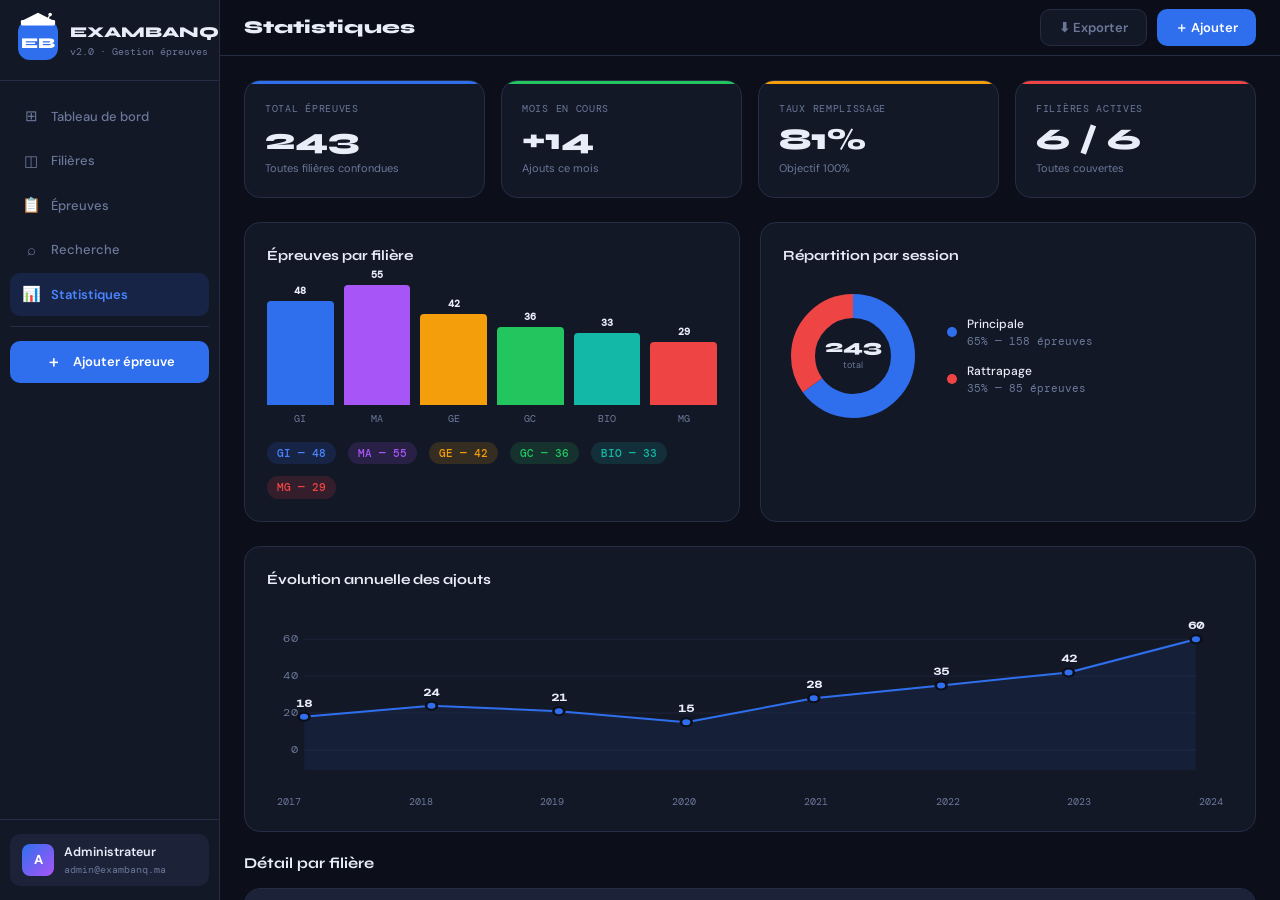
<file: stats.html>
<!DOCTYPE html>
<html lang="fr">
<head>
  <meta charset="UTF-8"/>
  <meta name="viewport" content="width=device-width, initial-scale=1.0"/>
  <title>EXAMBANQ — Statistiques</title>
  <link rel="stylesheet" href="style.css"/>
</head>
<body>
<div class="app-layout">
  <div id="sidebar-placeholder"></div>

  <div class="main-content">
    <div class="topbar">
      <div class="topbar-left">
        <div class="page-title">Statistiques</div>
      </div>
      <div class="topbar-right">
        <button class="btn btn-ghost" onclick="window.print()">⬇ Exporter</button>
        <a href="ajout.html" class="btn btn-primary">＋ Ajouter</a>
      </div>
    </div>

    <div class="page-body">

      <!-- KPI -->
      <div class="stats-row">
        <div class="stat-card blue">
          <div class="stat-label">Total épreuves</div>
          <div class="stat-value">243</div>
          <div class="stat-sub">Toutes filières confondues</div>
        </div>
        <div class="stat-card green">
          <div class="stat-label">Mois en cours</div>
          <div class="stat-value">+14</div>
          <div class="stat-sub">Ajouts ce mois</div>
        </div>
        <div class="stat-card gold">
          <div class="stat-label">Taux remplissage</div>
          <div class="stat-value">81%</div>
          <div class="stat-sub">Objectif 100%</div>
        </div>
        <div class="stat-card red">
          <div class="stat-label">Filières actives</div>
          <div class="stat-value">6 / 6</div>
          <div class="stat-sub">Toutes couvertes</div>
        </div>
      </div>

      <!-- Charts row -->
      <div class="charts-grid">

        <!-- Barres par filière -->
        <div class="chart-card">
          <div class="chart-title">Épreuves par filière</div>
          <div class="bar-chart" id="bar-chart"></div>
          <div style="display:flex;gap:12px;margin-top:16px;flex-wrap:wrap">
            <span class="badge badge-blue">GI — 48</span>
            <span class="badge badge-purple">MA — 55</span>
            <span class="badge badge-gold">GE — 42</span>
            <span class="badge badge-green">GC — 36</span>
            <span class="badge badge-teal">BIO — 33</span>
            <span class="badge badge-red">MG — 29</span>
          </div>
        </div>

        <!-- Donut session -->
        <div class="chart-card">
          <div class="chart-title">Répartition par session</div>
          <div class="donut-wrap">
            <svg class="donut-svg" width="140" height="140" viewBox="0 0 140 140">
              <!-- Principale 65% = 234° -->
              <circle cx="70" cy="70" r="50" fill="none" stroke="#1C2238" stroke-width="24"/>
              <!-- Arc Principale -->
              <circle cx="70" cy="70" r="50" fill="none"
                stroke="#2F6FED" stroke-width="24"
                stroke-dasharray="204 110"
                stroke-dashoffset="0"
                transform="rotate(-90 70 70)"/>
              <!-- Arc Rattrapage -->
              <circle cx="70" cy="70" r="50" fill="none"
                stroke="#EF4444" stroke-width="24"
                stroke-dasharray="110 204"
                stroke-dashoffset="-204"
                transform="rotate(-90 70 70)"/>
              <!-- Centre -->
              <text x="70" y="66" text-anchor="middle" fill="#E8EDF8"
                font-family="Syne,sans-serif" font-size="18" font-weight="800">243</text>
              <text x="70" y="82" text-anchor="middle" fill="#6B7899"
                font-family="DM Sans,sans-serif" font-size="9">total</text>
            </svg>
            <div class="donut-legend">
              <div class="legend-item">
                <div class="legend-dot" style="background:#2F6FED"></div>
                <div>
                  <div class="legend-name">Principale</div>
                  <div class="legend-pct">65% — 158 épreuves</div>
                </div>
              </div>
              <div class="legend-item">
                <div class="legend-dot" style="background:#EF4444"></div>
                <div>
                  <div class="legend-name">Rattrapage</div>
                  <div class="legend-pct">35% — 85 épreuves</div>
                </div>
              </div>
            </div>
          </div>
        </div>

      </div>

      <!-- Graphique évolution annuelle -->
      <div class="chart-card" style="margin-bottom:20px">
        <div class="chart-title">Évolution annuelle des ajouts</div>
        <div style="position:relative;height:180px;padding:0 10px">
          <svg id="line-svg" width="100%" height="180" viewBox="0 0 700 180" preserveAspectRatio="none"></svg>
        </div>
        <div style="display:flex;justify-content:space-between;padding:0 10px;margin-top:4px">
          <span style="font-size:10px;color:var(--muted);font-family:var(--font-mono)">2017</span>
          <span style="font-size:10px;color:var(--muted);font-family:var(--font-mono)">2018</span>
          <span style="font-size:10px;color:var(--muted);font-family:var(--font-mono)">2019</span>
          <span style="font-size:10px;color:var(--muted);font-family:var(--font-mono)">2020</span>
          <span style="font-size:10px;color:var(--muted);font-family:var(--font-mono)">2021</span>
          <span style="font-size:10px;color:var(--muted);font-family:var(--font-mono)">2022</span>
          <span style="font-size:10px;color:var(--muted);font-family:var(--font-mono)">2023</span>
          <span style="font-size:10px;color:var(--muted);font-family:var(--font-mono)">2024</span>
        </div>
      </div>

      <!-- Table détaillée -->
      <div class="section-header">
        <div class="section-title">Détail par filière</div>
      </div>
      <div class="table-wrap">
        <table>
          <thead>
            <tr>
              <th>Filière</th>
              <th>Total épreuves</th>
              <th>Principale</th>
              <th>Rattrapage</th>
              <th>Dernière année</th>
              <th>Progression</th>
            </tr>
          </thead>
          <tbody>
            <tr>
              <td><span class="badge badge-blue">GI</span> &nbsp;Génie Informatique</td>
              <td><strong>48</strong></td>
              <td>31</td><td>17</td>
              <td><span class="badge badge-gold">2024</span></td>
              <td>
                <div class="progress-bar" style="width:120px;display:inline-block">
                  <div class="progress-fill" style="width:80%;background:#2F6FED"></div>
                </div>
              </td>
            </tr>
            <tr>
              <td><span class="badge badge-purple">MA</span> &nbsp;Mathématiques</td>
              <td><strong>55</strong></td>
              <td>36</td><td>19</td>
              <td><span class="badge badge-gold">2024</span></td>
              <td>
                <div class="progress-bar" style="width:120px;display:inline-block">
                  <div class="progress-fill" style="width:92%;background:#A855F7"></div>
                </div>
              </td>
            </tr>
            <tr>
              <td><span class="badge badge-gold">GE</span> &nbsp;Génie Électrique</td>
              <td><strong>42</strong></td>
              <td>28</td><td>14</td>
              <td><span class="badge badge-gold">2024</span></td>
              <td>
                <div class="progress-bar" style="width:120px;display:inline-block">
                  <div class="progress-fill" style="width:70%;background:#F59E0B"></div>
                </div>
              </td>
            </tr>
            <tr>
              <td><span class="badge badge-green">GC</span> &nbsp;Génie Civil</td>
              <td><strong>36</strong></td>
              <td>24</td><td>12</td>
              <td><span class="badge badge-gold">2024</span></td>
              <td>
                <div class="progress-bar" style="width:120px;display:inline-block">
                  <div class="progress-fill" style="width:60%;background:#22C55E"></div>
                </div>
              </td>
            </tr>
            <tr>
              <td><span class="badge badge-teal">BIO</span> &nbsp;Biologie</td>
              <td><strong>33</strong></td>
              <td>22</td><td>11</td>
              <td><span class="badge badge-gold">2024</span></td>
              <td>
                <div class="progress-bar" style="width:120px;display:inline-block">
                  <div class="progress-fill" style="width:55%;background:#14B8A6"></div>
                </div>
              </td>
            </tr>
            <tr>
              <td><span class="badge badge-red">MG</span> &nbsp;Management</td>
              <td><strong>29</strong></td>
              <td>19</td><td>10</td>
              <td><span class="badge badge-gold">2024</span></td>
              <td>
                <div class="progress-bar" style="width:120px;display:inline-block">
                  <div class="progress-fill" style="width:48%;background:#EF4444"></div>
                </div>
              </td>
            </tr>
          </tbody>
        </table>
      </div>

    </div>
  </div>
</div>

<script src="sidebar.js"></script>
<script>
  buildSidebar('stats');

  /* ── Bar chart ── */
  const bars = [
    { label:'GI', val:48, color:'#2F6FED' },
    { label:'MA', val:55, color:'#A855F7' },
    { label:'GE', val:42, color:'#F59E0B' },
    { label:'GC', val:36, color:'#22C55E' },
    { label:'BIO',val:33, color:'#14B8A6' },
    { label:'MG', val:29, color:'#EF4444' },
  ];
  const maxVal = 60;
  const bc = document.getElementById('bar-chart');
  bars.forEach(b => {
    const pct = (b.val / maxVal) * 130;
    bc.innerHTML += `
      <div class="bar-col">
        <div class="bar" style="height:${pct}px;background:${b.color};position:relative">
          <span style="position:absolute;top:-18px;left:50%;transform:translateX(-50%);
            font-size:10px;font-family:'DM Mono',monospace;color:#E8EDF8;font-weight:600">
            ${b.val}
          </span>
        </div>
        <div class="bar-lbl">${b.label}</div>
      </div>`;
  });

  /* ── Line chart SVG ── */
  const data = [18,24,21,15,28,35,42,60];
  const svgW = 700, svgH = 160, pad = 20;
  const maxD = 65;
  const pts = data.map((v,i) => {
    const x = pad + i * ((svgW - 2*pad) / (data.length-1));
    const y = svgH - pad - (v / maxD) * (svgH - 2*pad);
    return {x, y, v};
  });

  const pathD = pts.map((p,i) => (i===0?`M${p.x},${p.y}`:`L${p.x},${p.y}`)).join(' ');
  const areaD = `M${pts[0].x},${svgH} ${pts.map(p=>`L${p.x},${p.y}`).join(' ')} L${pts[pts.length-1].x},${svgH} Z`;

  const svg = document.getElementById('line-svg');
  // Grid lines
  [0,20,40,60].forEach(v => {
    const y = svgH - pad - (v/maxD)*(svgH-2*pad);
    svg.innerHTML += `<line x1="${pad}" y1="${y}" x2="${svgW-pad}" y2="${y}"
      stroke="#252D45" stroke-width="0.5"/>
      <text x="${pad-4}" y="${y+3}" text-anchor="end" fill="#6B7899"
        font-size="9" font-family="DM Mono,monospace">${v}</text>`;
  });
  // Area fill
  svg.innerHTML += `<path d="${areaD}" fill="rgba(47,111,237,0.08)"/>`;
  // Line
  svg.innerHTML += `<path d="${pathD}" fill="none" stroke="#2F6FED" stroke-width="2" stroke-linecap="round" stroke-linejoin="round"/>`;
  // Dots + values
  pts.forEach(p => {
    svg.innerHTML += `
      <circle cx="${p.x}" cy="${p.y}" r="4" fill="#2F6FED" stroke="#0C0F1A" stroke-width="2"/>
      <text x="${p.x}" y="${p.y-10}" text-anchor="middle" fill="#E8EDF8"
        font-size="10" font-family="DM Mono,monospace" font-weight="600">${p.v}</text>`;
  });
</script>
</body>
</html>
</file>
<file: style.css>
/* ============================================================
   EXAMBANQ — style.css
   Feuille de style globale partagée par toutes les pages
   ============================================================ */

@import url('https://fonts.googleapis.com/css2?family=Syne:wght@400;600;700;800&family=DM+Sans:wght@300;400;500;600&family=DM+Mono:wght@400;500&display=swap');

/* ── Variables ─────────────────────────────────────────────── */
:root {
  --bg:        #0C0F1A;
  --surface:   #131827;
  --surface2:  #1C2238;
  --border:    #252D45;
  --accent:    #2F6FED;
  --accent-h:  #4A85FF;
  --green:     #22C55E;
  --red:       #EF4444;
  --gold:      #F59E0B;
  --purple:    #A855F7;
  --teal:      #14B8A6;
  --text:      #E8EDF8;
  --muted:     #6B7899;
  --white:     #FFFFFF;

  --font-display: 'Syne', sans-serif;
  --font-body:    'DM Sans', sans-serif;
  --font-mono:    'DM Mono', monospace;

  --r:    10px;
  --r-lg: 16px;
  --r-xl: 24px;
  --sidebar-w: 220px;
  --topbar-h:  56px;
}

/* ── Reset ─────────────────────────────────────────────────── */
*, *::before, *::after { box-sizing: border-box; margin: 0; padding: 0; }
html, body { height: 100%; }
body {
  background: var(--bg);
  color: var(--text);
  font-family: var(--font-body);
  font-size: 14px;
  line-height: 1.5;
  -webkit-font-smoothing: antialiased;
}
a { text-decoration: none; color: inherit; }
button { cursor: pointer; border: none; font-family: var(--font-body); }
input, select, textarea { font-family: var(--font-body); }
ul { list-style: none; }

/* ── Scrollbar ─────────────────────────────────────────────── */
::-webkit-scrollbar { width: 5px; height: 5px; }
::-webkit-scrollbar-track { background: var(--surface); }
::-webkit-scrollbar-thumb { background: var(--border); border-radius: 3px; }

/* ── Layout principal (sidebar + main) ─────────────────────── */
.app-layout {
  display: flex;
  height: 100vh;
  overflow: hidden;
}

/* ── Sidebar ───────────────────────────────────────────────── */
.sidebar {
  width: var(--sidebar-w);
  min-width: var(--sidebar-w);
  background: var(--surface);
  border-right: 1px solid var(--border);
  display: flex;
  flex-direction: column;
  padding: 0;
  z-index: 20;
}

.sidebar-logo {
  display: flex;
  align-items: center;
  gap: 12px;
  padding: 20px 18px;
  border-bottom: 1px solid var(--border);
}

.logo-icon {
  width: 40px; height: 40px;
  background: var(--accent);
  border-radius: 12px;
  display: flex; align-items: center; justify-content: center;
  flex-shrink: 0;
  position: relative;
  overflow: visible;
}

.logo-eb {
  font-family: var(--font-display);
  font-weight: 800;
  font-size: 15px;
  color: var(--white);
  line-height: 1;
  margin-top: 6px;
}

/* Chapeau de diplôme SVG intégré */
.logo-hat {
  position: absolute;
  top: -8px;
  left: 50%;
  transform: translateX(-50%);
  width: 36px;
  height: 16px;
}

.logo-text { flex: 1; }
.logo-name {
  font-family: var(--font-display);
  font-weight: 800;
  font-size: 15px;
  color: var(--text);
}
.logo-sub {
  font-size: 10px;
  color: var(--muted);
  font-family: var(--font-mono);
  margin-top: 1px;
}

.sidebar-nav {
  flex: 1;
  padding: 14px 10px;
  display: flex;
  flex-direction: column;
  gap: 2px;
  overflow-y: auto;
}

.nav-item {
  display: flex;
  align-items: center;
  gap: 11px;
  padding: 10px 12px;
  border-radius: var(--r);
  color: var(--muted);
  font-size: 13px;
  font-weight: 500;
  transition: all 0.15s;
  cursor: pointer;
}
.nav-item:hover { background: var(--surface2); color: var(--text); }
.nav-item.active {
  background: rgba(47, 111, 237, 0.15);
  color: var(--accent-h);
  font-weight: 600;
}
.nav-item.active .nav-icon { color: var(--accent-h); }

.nav-icon {
  width: 18px;
  text-align: center;
  font-size: 15px;
  flex-shrink: 0;
}

.nav-divider {
  height: 1px;
  background: var(--border);
  margin: 8px 0;
}

.nav-item.add-btn {
  background: var(--accent);
  color: var(--white);
  font-weight: 600;
  margin-top: 4px;
  justify-content: center;
}
.nav-item.add-btn:hover { background: var(--accent-h); color: var(--white); }

.sidebar-footer {
  padding: 14px 10px;
  border-top: 1px solid var(--border);
}

.user-chip {
  display: flex;
  align-items: center;
  gap: 10px;
  background: var(--surface2);
  border-radius: var(--r);
  padding: 9px 12px;
}
.user-avatar {
  width: 32px; height: 32px;
  border-radius: 8px;
  background: linear-gradient(135deg, var(--accent), var(--purple));
  display: flex; align-items: center; justify-content: center;
  font-weight: 800; font-size: 13px; color: var(--white);
  flex-shrink: 0;
}
.user-name { font-size: 12.5px; font-weight: 600; color: var(--text); }
.user-role { font-size: 10px; color: var(--muted); font-family: var(--font-mono); }

/* ── Contenu principal ─────────────────────────────────────── */
.main-content {
  flex: 1;
  display: flex;
  flex-direction: column;
  overflow: hidden;
}

/* ── Topbar ────────────────────────────────────────────────── */
.topbar {
  height: var(--topbar-h);
  min-height: var(--topbar-h);
  background: rgba(12, 15, 26, 0.85);
  backdrop-filter: blur(12px);
  border-bottom: 1px solid var(--border);
  display: flex;
  align-items: center;
  justify-content: space-between;
  padding: 0 24px;
  gap: 16px;
  z-index: 10;
}

.topbar-left { display: flex; align-items: center; gap: 16px; }
.page-title {
  font-family: var(--font-display);
  font-size: 18px;
  font-weight: 800;
  color: var(--text);
  white-space: nowrap;
}

.search-wrap {
  position: relative;
  width: 260px;
}
.search-icon {
  position: absolute;
  left: 12px; top: 50%;
  transform: translateY(-50%);
  color: var(--muted);
  font-size: 14px;
  pointer-events: none;
}
.search-input {
  width: 100%;
  padding: 8px 12px 8px 36px;
  background: var(--surface);
  border: 1px solid var(--border);
  border-radius: var(--r);
  color: var(--text);
  font-size: 13px;
  outline: none;
  transition: border-color 0.2s;
}
.search-input:focus { border-color: var(--accent); }
.search-input::placeholder { color: var(--muted); }

.topbar-right { display: flex; align-items: center; gap: 10px; }

/* ── Boutons ───────────────────────────────────────────────── */
.btn {
  display: inline-flex; align-items: center; gap: 7px;
  padding: 9px 18px;
  border-radius: var(--r);
  font-size: 13px; font-weight: 600;
  transition: all 0.15s;
  white-space: nowrap;
}
.btn-primary {
  background: var(--accent); color: var(--white);
}
.btn-primary:hover { background: var(--accent-h); transform: translateY(-1px); }

.btn-ghost {
  background: var(--surface); color: var(--muted);
  border: 1px solid var(--border);
}
.btn-ghost:hover { color: var(--text); border-color: var(--accent); }

.btn-danger {
  background: rgba(239,68,68,0.12); color: var(--red);
  border: 1px solid rgba(239,68,68,0.3);
}

/* ── Page body ─────────────────────────────────────────────── */
.page-body {
  flex: 1;
  overflow-y: auto;
  padding: 24px;
}

/* ── Cards ─────────────────────────────────────────────────── */
.card {
  background: var(--surface);
  border: 1px solid var(--border);
  border-radius: var(--r-lg);
  padding: 20px;
}

/* ── Stat cards ────────────────────────────────────────────── */
.stats-row {
  display: grid;
  grid-template-columns: repeat(4, 1fr);
  gap: 16px;
  margin-bottom: 24px;
}
.stat-card {
  background: var(--surface);
  border: 1px solid var(--border);
  border-radius: var(--r-lg);
  padding: 20px;
  position: relative;
  overflow: hidden;
}
.stat-card::before {
  content: '';
  position: absolute; top: 0; left: 0; right: 0; height: 3px;
  border-radius: var(--r-lg) var(--r-lg) 0 0;
}
.stat-card.blue::before   { background: var(--accent); }
.stat-card.green::before  { background: var(--green); }
.stat-card.gold::before   { background: var(--gold); }
.stat-card.red::before    { background: var(--red); }

.stat-label {
  font-size: 10px; font-family: var(--font-mono);
  color: var(--muted); text-transform: uppercase; letter-spacing: .07em;
  margin-bottom: 8px;
}
.stat-value {
  font-family: var(--font-display);
  font-size: 30px; font-weight: 800; color: var(--text);
  line-height: 1;
}
.stat-sub { font-size: 11px; color: var(--muted); margin-top: 6px; }

/* ── Section header ────────────────────────────────────────── */
.section-header {
  display: flex; align-items: center; justify-content: space-between;
  margin-bottom: 14px;
}
.section-title {
  font-family: var(--font-display);
  font-size: 15px; font-weight: 700; color: var(--text);
}

/* ── Badges ────────────────────────────────────────────────── */
.badge {
  display: inline-flex; align-items: center;
  padding: 3px 10px; border-radius: 20px;
  font-size: 11px; font-family: var(--font-mono); font-weight: 500;
  white-space: nowrap;
}
.badge-blue   { background: rgba(47,111,237,.15); color: var(--accent-h); }
.badge-green  { background: rgba(34,197,94,.15);  color: var(--green); }
.badge-red    { background: rgba(239,68,68,.15);   color: var(--red); }
.badge-gold   { background: rgba(245,158,11,.15);  color: var(--gold); }
.badge-purple { background: rgba(168,85,247,.15);  color: var(--purple); }
.badge-teal   { background: rgba(20,184,166,.15);  color: var(--teal); }

/* ── Table ─────────────────────────────────────────────────── */
.table-wrap {
  background: var(--surface);
  border: 1px solid var(--border);
  border-radius: var(--r-lg);
  overflow: hidden;
}
table { width: 100%; border-collapse: collapse; }
thead { background: var(--surface2); }
th {
  padding: 13px 18px;
  text-align: left;
  font-size: 10px; font-family: var(--font-mono);
  color: var(--muted); text-transform: uppercase; letter-spacing: .07em;
  font-weight: 500;
}
td {
  padding: 13px 18px;
  font-size: 13px;
  border-top: 1px solid var(--border);
  color: var(--text);
}
tr:hover td { background: rgba(255,255,255,.02); }
.td-actions { display: flex; gap: 6px; }

.action-btn {
  padding: 5px 11px;
  border-radius: 6px;
  font-size: 11.5px; font-weight: 500;
  border: 1px solid var(--border);
  background: var(--surface2);
  color: var(--muted);
  transition: all 0.15s;
}
.action-btn:hover { color: var(--text); border-color: var(--accent); }

/* ── Filtres chips ─────────────────────────────────────────── */
.filters-bar {
  display: flex; gap: 8px; flex-wrap: wrap;
  margin-bottom: 18px; align-items: center;
}
.filter-label {
  font-size: 11px; font-family: var(--font-mono);
  color: var(--muted); text-transform: uppercase;
}
.filter-chip {
  padding: 6px 14px; border-radius: 20px;
  font-size: 12px; font-family: var(--font-mono);
  border: 1px solid var(--border);
  background: var(--surface);
  color: var(--muted);
  cursor: pointer; transition: all 0.15s;
}
.filter-chip:hover, .filter-chip.active {
  background: rgba(47,111,237,.15);
  color: var(--accent-h);
  border-color: var(--accent);
}
.filter-sep {
  width: 1px; height: 20px;
  background: var(--border);
}

/* ── Breadcrumb ────────────────────────────────────────────── */
.breadcrumb {
  display: flex; align-items: center; gap: 8px;
  font-size: 12px; color: var(--muted);
  margin-bottom: 16px;
}
.breadcrumb a { color: var(--muted); transition: color .15s; }
.breadcrumb a:hover { color: var(--accent-h); }
.breadcrumb span { color: var(--border); }

/* ── Pagination ────────────────────────────────────────────── */
.pagination {
  display: flex; align-items: center; justify-content: center;
  gap: 8px; padding: 16px;
  font-size: 13px; color: var(--muted);
  border-top: 1px solid var(--border);
}
.page-btn {
  padding: 6px 12px; border-radius: 6px;
  background: var(--surface2); border: 1px solid var(--border);
  color: var(--muted); font-size: 12px;
  transition: all 0.15s;
}
.page-btn:hover { color: var(--text); border-color: var(--accent); }
.page-btn.active {
  background: var(--accent); color: var(--white);
  border-color: var(--accent);
}

/* ── Filiere card ──────────────────────────────────────────── */
.filiere-grid {
  display: grid;
  grid-template-columns: repeat(2, 1fr);
  gap: 16px;
}
.filiere-card {
  background: var(--surface);
  border: 1px solid var(--border);
  border-radius: var(--r-lg);
  padding: 22px;
  transition: all .2s;
  cursor: pointer;
}
.filiere-card:hover {
  border-color: var(--accent);
  transform: translateY(-2px);
  box-shadow: 0 8px 30px rgba(0,0,0,.4);
}
.filiere-card-header {
  display: flex; align-items: center; gap: 14px;
  margin-bottom: 16px;
}
.filiere-icon {
  width: 48px; height: 48px;
  border-radius: 14px;
  display: flex; align-items: center; justify-content: center;
  font-size: 10px; font-weight: 800; font-family: var(--font-mono);
  flex-shrink: 0;
}
.filiere-name {
  font-family: var(--font-display);
  font-size: 14px; font-weight: 700; color: var(--text);
}
.filiere-meta { font-size: 11px; color: var(--muted); margin-top: 2px; }
.filiere-stats {
  display: flex; gap: 20px; margin-bottom: 14px;
}
.filiere-stat-val {
  font-family: var(--font-display);
  font-size: 22px; font-weight: 800; color: var(--text);
}
.filiere-stat-lbl { font-size: 10px; color: var(--muted); }
.progress-bar {
  height: 4px; background: var(--surface2);
  border-radius: 2px; overflow: hidden;
  margin-bottom: 12px;
}
.progress-fill { height: 100%; border-radius: 2px; }
.filiere-pills { display: flex; gap: 6px; flex-wrap: wrap; }
.filiere-pill {
  font-size: 10px; font-family: var(--font-mono);
  padding: 3px 9px; border-radius: 20px;
  background: var(--surface2);
  color: var(--muted);
  border: 1px solid var(--border);
}
.filiere-action {
  display: flex; justify-content: flex-end;
  margin-top: 14px;
}

/* ── Form ──────────────────────────────────────────────────── */
.form-grid {
  display: grid;
  grid-template-columns: 1fr 1fr;
  gap: 18px;
}
.form-group { display: flex; flex-direction: column; gap: 7px; }
.form-group.full { grid-column: 1 / -1; }
.form-label {
  font-size: 10.5px; font-family: var(--font-mono);
  color: var(--muted); text-transform: uppercase; letter-spacing: .06em;
}
.form-label .req { color: var(--red); margin-left: 2px; }
.form-input, .form-select {
  background: var(--surface2);
  border: 1px solid var(--border);
  border-radius: var(--r);
  padding: 10px 14px;
  color: var(--text);
  font-size: 13.5px;
  outline: none;
  transition: border-color .2s;
  width: 100%;
}
.form-input:focus, .form-select:focus { border-color: var(--accent); }
.form-input::placeholder { color: var(--muted); }
.form-select option { background: var(--surface2); }
.form-textarea {
  resize: vertical; min-height: 80px;
}

.upload-zone {
  border: 2px dashed var(--border);
  border-radius: var(--r-lg);
  padding: 36px;
  text-align: center;
  cursor: pointer;
  transition: border-color .2s;
}
.upload-zone:hover { border-color: var(--accent); }
.upload-icon { font-size: 36px; margin-bottom: 10px; }
.upload-text { color: var(--muted); font-size: 13px; }
.upload-text strong { color: var(--accent-h); }
.upload-note { font-size: 11px; color: var(--muted); margin-top: 6px; }

/* ── Stepper ───────────────────────────────────────────────── */
.stepper {
  display: flex; align-items: center;
  margin-bottom: 28px;
}
.step {
  display: flex; align-items: center; gap: 10px;
}
.step-circle {
  width: 30px; height: 30px; border-radius: 50%;
  display: flex; align-items: center; justify-content: center;
  font-size: 12px; font-weight: 700;
  border: 2px solid var(--border);
  background: var(--surface2);
  color: var(--muted);
  flex-shrink: 0;
}
.step.active .step-circle {
  background: var(--accent); border-color: var(--accent);
  color: var(--white);
}
.step.done .step-circle {
  background: var(--green); border-color: var(--green);
  color: var(--white);
}
.step-label {
  font-size: 12.5px; color: var(--muted); font-weight: 500;
}
.step.active .step-label { color: var(--text); font-weight: 600; }
.step-line {
  flex: 1; height: 1px; background: var(--border);
  margin: 0 12px;
}

/* ── Filiere detail header ─────────────────────────────────── */
.detail-header {
  background: var(--surface);
  border: 1px solid var(--border);
  border-radius: var(--r-lg);
  padding: 22px 24px;
  display: flex; align-items: center; gap: 20px;
  margin-bottom: 20px;
}
.detail-icon {
  width: 60px; height: 60px;
  border-radius: 16px;
  display: flex; align-items: center; justify-content: center;
  font-size: 12px; font-weight: 800;
  font-family: var(--font-mono);
  flex-shrink: 0;
}
.detail-name {
  font-family: var(--font-display);
  font-size: 22px; font-weight: 800; color: var(--text);
}
.detail-badges { display: flex; gap: 8px; margin-top: 8px; flex-wrap: wrap; }

/* ── Stats page charts ─────────────────────────────────────── */
.charts-grid {
  display: grid;
  grid-template-columns: 1fr 1fr;
  gap: 20px;
  margin-bottom: 24px;
}
.chart-card {
  background: var(--surface);
  border: 1px solid var(--border);
  border-radius: var(--r-lg);
  padding: 22px;
}
.chart-title {
  font-family: var(--font-display);
  font-size: 14px; font-weight: 700;
  color: var(--text); margin-bottom: 20px;
}

/* Barres chart */
.bar-chart {
  display: flex;
  align-items: flex-end;
  gap: 10px;
  height: 140px;
}
.bar-col {
  flex: 1;
  display: flex; flex-direction: column;
  align-items: center; gap: 6px;
}
.bar {
  width: 100%; border-radius: 4px 4px 0 0;
  transition: opacity .15s;
  position: relative;
}
.bar:hover { opacity: .8; }
.bar-val {
  font-size: 10px; font-family: var(--font-mono);
  color: var(--text); font-weight: 600;
  position: absolute; top: -18px; left: 50%;
  transform: translateX(-50%);
}
.bar-lbl {
  font-size: 10px; color: var(--muted);
  font-family: var(--font-mono);
}

/* Donut chart */
.donut-wrap {
  display: flex; align-items: center; gap: 24px;
}
.donut-svg { flex-shrink: 0; }
.donut-legend { display: flex; flex-direction: column; gap: 12px; }
.legend-item { display: flex; align-items: center; gap: 10px; }
.legend-dot {
  width: 10px; height: 10px; border-radius: 50%; flex-shrink: 0;
}
.legend-name { font-size: 12px; color: var(--text); font-weight: 500; }
.legend-pct {
  font-family: var(--font-mono);
  font-size: 11px; color: var(--muted);
}

/* Line chart area */
.line-chart-wrap { position: relative; height: 160px; }
.line-chart-svg { width: 100%; height: 100%; }

/* ── Activity feed ─────────────────────────────────────────── */
.activity-list { display: flex; flex-direction: column; }
.activity-item {
  display: flex; gap: 12px;
  padding: 13px 0;
  border-bottom: 1px solid var(--border);
}
.activity-item:last-child { border-bottom: none; }
.activity-dot {
  width: 8px; height: 8px; border-radius: 50%;
  flex-shrink: 0; margin-top: 5px;
}
.activity-text { font-size: 13px; color: var(--text); }
.activity-time { font-size: 11px; color: var(--muted); font-family: var(--font-mono); margin-top: 2px; }

/* ── Welcome banner ────────────────────────────────────────── */
.welcome-banner {
  background: linear-gradient(120deg, rgba(47,111,237,.15), rgba(47,111,237,.05));
  border: 1px solid rgba(47,111,237,.3);
  border-radius: var(--r-lg);
  padding: 18px 24px;
  margin-bottom: 24px;
  display: flex; align-items: center; justify-content: space-between;
}
.welcome-title {
  font-family: var(--font-display);
  font-size: 16px; font-weight: 700; color: var(--text);
}
.welcome-sub { font-size: 12px; color: var(--muted); margin-top: 4px; }

/* ── Animations ────────────────────────────────────────────── */
@keyframes fadeIn {
  from { opacity: 0; transform: translateY(8px); }
  to   { opacity: 1; transform: translateY(0); }
}
.page-body { animation: fadeIn .3s ease; }

/* ── Dashboard grid ────────────────────────────────────────── */
.dashboard-grid {
  display: grid;
  grid-template-columns: 1fr 300px;
  gap: 20px;
}
.dashboard-filieres-grid {
  display: grid;
  grid-template-columns: repeat(3, 1fr);
  gap: 12px;
}
.mini-filiere-card {
  background: var(--surface2);
  border: 1px solid var(--border);
  border-radius: var(--r);
  padding: 14px;
  cursor: pointer;
  transition: all .2s;
}
.mini-filiere-card:hover { border-color: var(--accent); }
.mini-icon {
  width: 34px; height: 34px; border-radius: 9px;
  display: flex; align-items: center; justify-content: center;
  font-size: 9px; font-weight: 800; font-family: var(--font-mono);
  margin-bottom: 10px;
}
.mini-count {
  font-family: var(--font-display);
  font-size: 20px; font-weight: 800; color: var(--text);
}
.mini-lbl { font-size: 10px; color: var(--muted); }

/* ── Responsive ────────────────────────────────────────────── */
@media (max-width: 900px) {
  :root { --sidebar-w: 60px; }
  .logo-text, .nav-item span:not(.nav-icon), .user-chip .user-name, .user-chip .user-role { display: none; }
  .nav-item { justify-content: center; padding: 10px; }
  .nav-item.add-btn { padding: 10px; }
  .stats-row { grid-template-columns: 1fr 1fr; }
  .dashboard-grid { grid-template-columns: 1fr; }
  .charts-grid { grid-template-columns: 1fr; }
  .filiere-grid { grid-template-columns: 1fr; }
}
</file>
